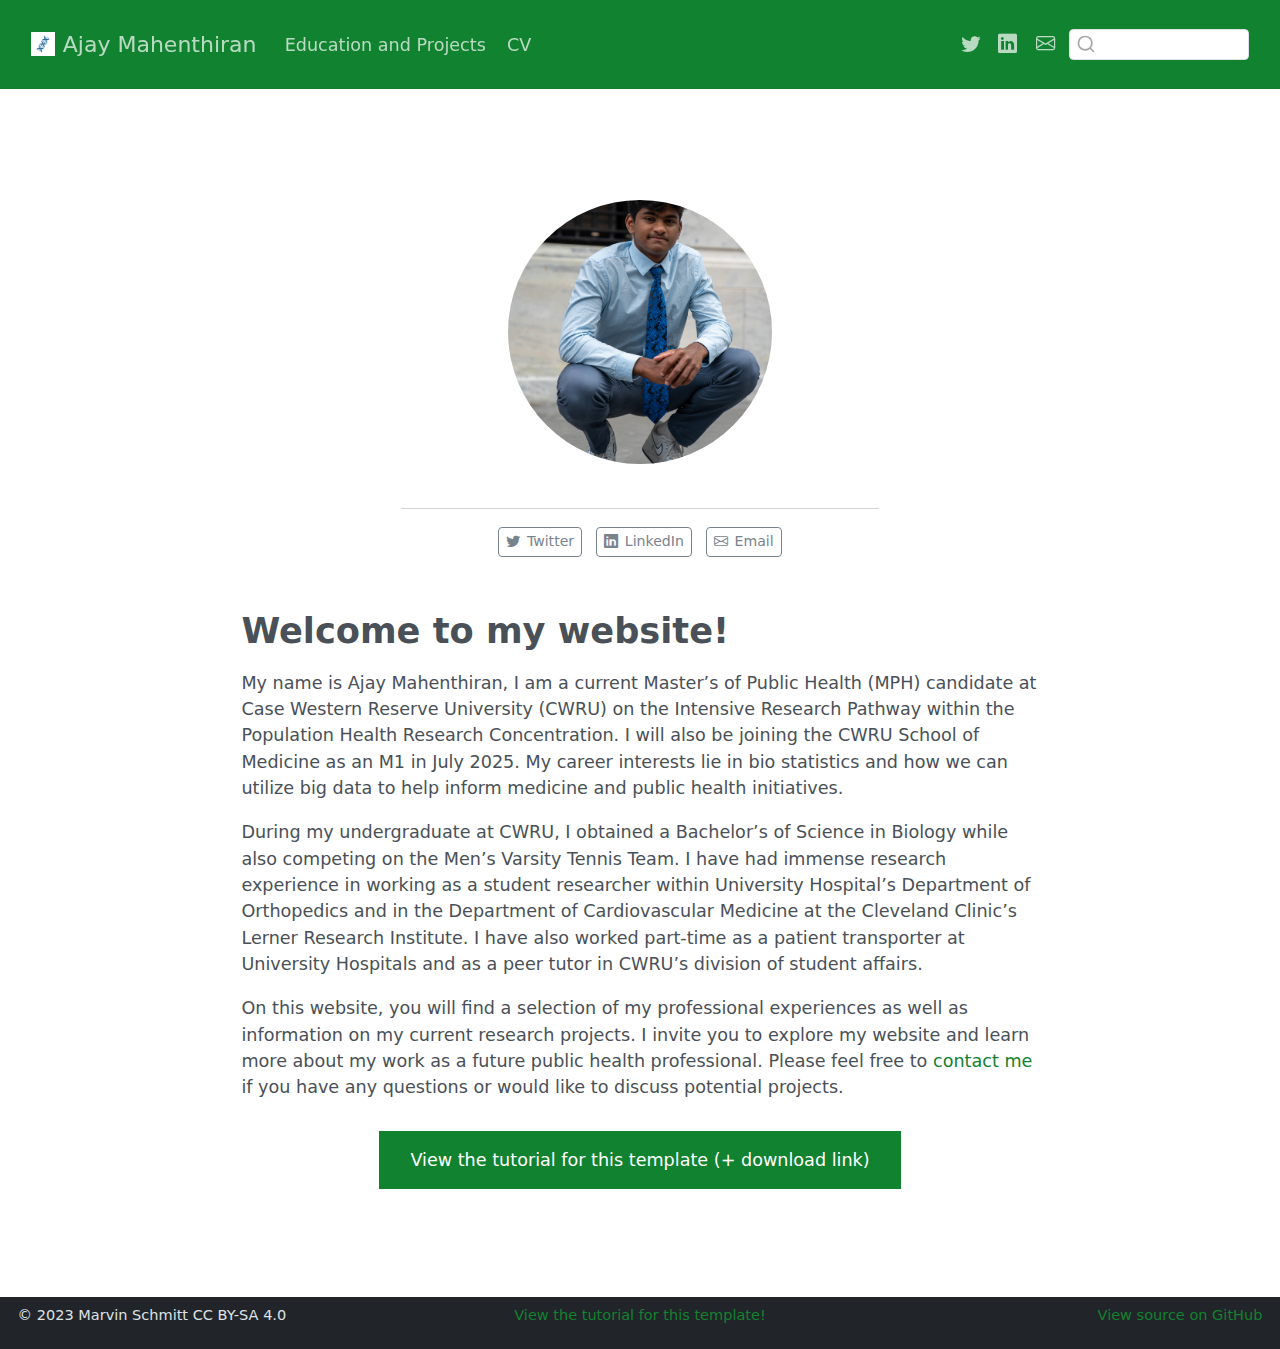
<file: quarto-website-template-main/docs/index.html>
<!DOCTYPE html>
<html xmlns="http://www.w3.org/1999/xhtml" lang="en" xml:lang="en"><head>

<meta charset="utf-8">
<meta name="generator" content="quarto-1.5.57">

<meta name="viewport" content="width=device-width, initial-scale=1.0, user-scalable=yes">


<title>Ajay Mahenthiran</title>
<style>
code{white-space: pre-wrap;}
span.smallcaps{font-variant: small-caps;}
div.columns{display: flex; gap: min(4vw, 1.5em);}
div.column{flex: auto; overflow-x: auto;}
div.hanging-indent{margin-left: 1.5em; text-indent: -1.5em;}
ul.task-list{list-style: none;}
ul.task-list li input[type="checkbox"] {
  width: 0.8em;
  margin: 0 0.8em 0.2em -1em; /* quarto-specific, see https://github.com/quarto-dev/quarto-cli/issues/4556 */ 
  vertical-align: middle;
}
</style>


<script src="site_libs/quarto-nav/quarto-nav.js"></script>
<script src="site_libs/clipboard/clipboard.min.js"></script>
<script src="site_libs/quarto-search/autocomplete.umd.js"></script>
<script src="site_libs/quarto-search/fuse.min.js"></script>
<script src="site_libs/quarto-search/quarto-search.js"></script>
<meta name="quarto:offset" content="./">
<link href="./img/DNA.jpg" rel="icon" type="image/jpeg">
<script src="site_libs/quarto-html/quarto.js"></script>
<script src="site_libs/quarto-html/popper.min.js"></script>
<script src="site_libs/quarto-html/tippy.umd.min.js"></script>
<link href="site_libs/quarto-html/tippy.css" rel="stylesheet">
<link href="site_libs/quarto-html/quarto-syntax-highlighting.css" rel="stylesheet" id="quarto-text-highlighting-styles">
<script src="site_libs/bootstrap/bootstrap.min.js"></script>
<link href="site_libs/bootstrap/bootstrap-icons.css" rel="stylesheet">
<link href="site_libs/bootstrap/bootstrap.min.css" rel="stylesheet" id="quarto-bootstrap" data-mode="light">
<script id="quarto-search-options" type="application/json">{
  "location": "navbar",
  "copy-button": false,
  "collapse-after": 3,
  "panel-placement": "end",
  "type": "textbox",
  "limit": 50,
  "keyboard-shortcut": [
    "f",
    "/",
    "s"
  ],
  "language": {
    "search-no-results-text": "No results",
    "search-matching-documents-text": "matching documents",
    "search-copy-link-title": "Copy link to search",
    "search-hide-matches-text": "Hide additional matches",
    "search-more-match-text": "more match in this document",
    "search-more-matches-text": "more matches in this document",
    "search-clear-button-title": "Clear",
    "search-text-placeholder": "",
    "search-detached-cancel-button-title": "Cancel",
    "search-submit-button-title": "Submit",
    "search-label": "Search"
  }
}</script>


</head>

<body class="nav-fixed fullcontent">

<div id="quarto-search-results"></div>
  <header id="quarto-header" class="headroom fixed-top">
    <nav class="navbar navbar-expand-lg " data-bs-theme="dark">
      <div class="navbar-container container-fluid">
      <div class="navbar-brand-container mx-auto">
    <a href="./index.html" class="navbar-brand navbar-brand-logo">
    <img src="./img/DNA.jpg" alt="" class="navbar-logo">
    </a>
    <a class="navbar-brand" href="./index.html">
    <span class="navbar-title">Ajay Mahenthiran</span>
    </a>
  </div>
            <div id="quarto-search" class="" title="Search"></div>
          <button class="navbar-toggler" type="button" data-bs-toggle="collapse" data-bs-target="#navbarCollapse" aria-controls="navbarCollapse" role="menu" aria-expanded="false" aria-label="Toggle navigation" onclick="if (window.quartoToggleHeadroom) { window.quartoToggleHeadroom(); }">
  <span class="navbar-toggler-icon"></span>
</button>
          <div class="collapse navbar-collapse" id="navbarCollapse">
            <ul class="navbar-nav navbar-nav-scroll me-auto">
  <li class="nav-item">
    <a class="nav-link" href="./projects/index.html"> 
<span class="menu-text">Education and Projects</span></a>
  </li>  
  <li class="nav-item">
    <a class="nav-link" href="./cv/index.html"> 
<span class="menu-text">CV</span></a>
  </li>  
</ul>
            <ul class="navbar-nav navbar-nav-scroll ms-auto">
  <li class="nav-item compact">
    <a class="nav-link" href="https://x.com/ajaymahenthira2"> <i class="bi bi-twitter" role="img">
</i> 
<span class="menu-text"></span></a>
  </li>  
  <li class="nav-item compact">
    <a class="nav-link" href="https://www.linkedin.com/in/ajay-mahenthiran-61b867262/"> <i class="bi bi-linkedin" role="img">
</i> 
<span class="menu-text"></span></a>
  </li>  
  <li class="nav-item compact">
    <a class="nav-link" href="mailto:akm165@case.edu"> <i class="bi bi-envelope" role="img" aria-label="email">
</i> 
<span class="menu-text"></span></a>
  </li>  
</ul>
          </div> <!-- /navcollapse -->
            <div class="quarto-navbar-tools">
</div>
      </div> <!-- /container-fluid -->
    </nav>
</header>
<!-- content -->
<div id="quarto-content" class="quarto-container page-columns page-rows-contents page-layout-article page-navbar">
<!-- sidebar -->
<!-- margin-sidebar -->
    
<!-- main -->
<main class="content" id="quarto-document-content">




<div class="quarto-about-jolla">
  <img src="img/CNS06759.JPEG" class="about-image
  round " style="height: 15em; width: 15em;">
 <div id="about-block">
</div> 
  <hr class="about-sep">
   <div class="about-links">
  <a href="https://x.com/ajaymahenthira2" class="about-link" rel="" target="">
    <i class="bi bi-twitter"></i>
     <span class="about-link-text">Twitter</span>
  </a>
  <a href="https://www.linkedin.com/in/ajay-mahenthiran-61b867262/" class="about-link" rel="" target="">
    <i class="bi bi-linkedin"></i>
     <span class="about-link-text">LinkedIn</span>
  </a>
  <a href="mailto:akm165@case.edu" class="about-link" rel="" target="">
    <i class="bi bi-envelope"></i>
     <span class="about-link-text">Email</span>
  </a>
</div>
</div>

<section id="welcome-to-my-website" class="level1">
<h1>Welcome to my website!</h1>
<p>My name is Ajay Mahenthiran, I am a current Master’s of Public Health (MPH) candidate at Case Western Reserve University (CWRU) on the Intensive Research Pathway within the Population Health Research Concentration. I will also be joining the CWRU School of Medicine as an M1 in July 2025. My career interests lie in bio statistics and how we can utilize big data to help inform medicine and public health initiatives.</p>
<p>During my undergraduate at CWRU, I obtained a Bachelor’s of Science in Biology while also competing on the Men’s Varsity Tennis Team. I have had immense research experience in working as a student researcher within University Hospital’s Department of Orthopedics and in the Department of Cardiovascular Medicine at the Cleveland Clinic’s Lerner Research Institute. I have also worked part-time as a patient transporter at University Hospitals and as a peer tutor in CWRU’s division of student affairs.</p>
<p>On this website, you will find a selection of my professional experiences as well as information on my current research projects. I invite you to explore my website and learn more about my work as a future public health professional. Please feel free to <a href="mailto:akm165@case.edu">contact me</a> if you have any questions or would like to discuss potential projects.</p>
<div style="margin: 30px; text-align: center;">
<a class="btn btn-primary" href="https://www.marvinschmitt.com/blog/website-tutorial-quarto/" role="button" target="_blank" style="padding: 15px 30px;">View the tutorial for this template (+ download link)</a>
</div>



</section>

</main> <!-- /main -->
<script id="quarto-html-after-body" type="application/javascript">
window.document.addEventListener("DOMContentLoaded", function (event) {
  const toggleBodyColorMode = (bsSheetEl) => {
    const mode = bsSheetEl.getAttribute("data-mode");
    const bodyEl = window.document.querySelector("body");
    if (mode === "dark") {
      bodyEl.classList.add("quarto-dark");
      bodyEl.classList.remove("quarto-light");
    } else {
      bodyEl.classList.add("quarto-light");
      bodyEl.classList.remove("quarto-dark");
    }
  }
  const toggleBodyColorPrimary = () => {
    const bsSheetEl = window.document.querySelector("link#quarto-bootstrap");
    if (bsSheetEl) {
      toggleBodyColorMode(bsSheetEl);
    }
  }
  toggleBodyColorPrimary();  
  const isCodeAnnotation = (el) => {
    for (const clz of el.classList) {
      if (clz.startsWith('code-annotation-')) {                     
        return true;
      }
    }
    return false;
  }
  const onCopySuccess = function(e) {
    // button target
    const button = e.trigger;
    // don't keep focus
    button.blur();
    // flash "checked"
    button.classList.add('code-copy-button-checked');
    var currentTitle = button.getAttribute("title");
    button.setAttribute("title", "Copied!");
    let tooltip;
    if (window.bootstrap) {
      button.setAttribute("data-bs-toggle", "tooltip");
      button.setAttribute("data-bs-placement", "left");
      button.setAttribute("data-bs-title", "Copied!");
      tooltip = new bootstrap.Tooltip(button, 
        { trigger: "manual", 
          customClass: "code-copy-button-tooltip",
          offset: [0, -8]});
      tooltip.show();    
    }
    setTimeout(function() {
      if (tooltip) {
        tooltip.hide();
        button.removeAttribute("data-bs-title");
        button.removeAttribute("data-bs-toggle");
        button.removeAttribute("data-bs-placement");
      }
      button.setAttribute("title", currentTitle);
      button.classList.remove('code-copy-button-checked');
    }, 1000);
    // clear code selection
    e.clearSelection();
  }
  const getTextToCopy = function(trigger) {
      const codeEl = trigger.previousElementSibling.cloneNode(true);
      for (const childEl of codeEl.children) {
        if (isCodeAnnotation(childEl)) {
          childEl.remove();
        }
      }
      return codeEl.innerText;
  }
  const clipboard = new window.ClipboardJS('.code-copy-button:not([data-in-quarto-modal])', {
    text: getTextToCopy
  });
  clipboard.on('success', onCopySuccess);
  if (window.document.getElementById('quarto-embedded-source-code-modal')) {
    // For code content inside modals, clipBoardJS needs to be initialized with a container option
    // TODO: Check when it could be a function (https://github.com/zenorocha/clipboard.js/issues/860)
    const clipboardModal = new window.ClipboardJS('.code-copy-button[data-in-quarto-modal]', {
      text: getTextToCopy,
      container: window.document.getElementById('quarto-embedded-source-code-modal')
    });
    clipboardModal.on('success', onCopySuccess);
  }
    var localhostRegex = new RegExp(/^(?:http|https):\/\/localhost\:?[0-9]*\//);
    var mailtoRegex = new RegExp(/^mailto:/);
      var filterRegex = new RegExp('/' + window.location.host + '/');
    var isInternal = (href) => {
        return filterRegex.test(href) || localhostRegex.test(href) || mailtoRegex.test(href);
    }
    // Inspect non-navigation links and adorn them if external
 	var links = window.document.querySelectorAll('a[href]:not(.nav-link):not(.navbar-brand):not(.toc-action):not(.sidebar-link):not(.sidebar-item-toggle):not(.pagination-link):not(.no-external):not([aria-hidden]):not(.dropdown-item):not(.quarto-navigation-tool):not(.about-link)');
    for (var i=0; i<links.length; i++) {
      const link = links[i];
      if (!isInternal(link.href)) {
        // undo the damage that might have been done by quarto-nav.js in the case of
        // links that we want to consider external
        if (link.dataset.originalHref !== undefined) {
          link.href = link.dataset.originalHref;
        }
      }
    }
  function tippyHover(el, contentFn, onTriggerFn, onUntriggerFn) {
    const config = {
      allowHTML: true,
      maxWidth: 500,
      delay: 100,
      arrow: false,
      appendTo: function(el) {
          return el.parentElement;
      },
      interactive: true,
      interactiveBorder: 10,
      theme: 'quarto',
      placement: 'bottom-start',
    };
    if (contentFn) {
      config.content = contentFn;
    }
    if (onTriggerFn) {
      config.onTrigger = onTriggerFn;
    }
    if (onUntriggerFn) {
      config.onUntrigger = onUntriggerFn;
    }
    window.tippy(el, config); 
  }
  const noterefs = window.document.querySelectorAll('a[role="doc-noteref"]');
  for (var i=0; i<noterefs.length; i++) {
    const ref = noterefs[i];
    tippyHover(ref, function() {
      // use id or data attribute instead here
      let href = ref.getAttribute('data-footnote-href') || ref.getAttribute('href');
      try { href = new URL(href).hash; } catch {}
      const id = href.replace(/^#\/?/, "");
      const note = window.document.getElementById(id);
      if (note) {
        return note.innerHTML;
      } else {
        return "";
      }
    });
  }
  const xrefs = window.document.querySelectorAll('a.quarto-xref');
  const processXRef = (id, note) => {
    // Strip column container classes
    const stripColumnClz = (el) => {
      el.classList.remove("page-full", "page-columns");
      if (el.children) {
        for (const child of el.children) {
          stripColumnClz(child);
        }
      }
    }
    stripColumnClz(note)
    if (id === null || id.startsWith('sec-')) {
      // Special case sections, only their first couple elements
      const container = document.createElement("div");
      if (note.children && note.children.length > 2) {
        container.appendChild(note.children[0].cloneNode(true));
        for (let i = 1; i < note.children.length; i++) {
          const child = note.children[i];
          if (child.tagName === "P" && child.innerText === "") {
            continue;
          } else {
            container.appendChild(child.cloneNode(true));
            break;
          }
        }
        if (window.Quarto?.typesetMath) {
          window.Quarto.typesetMath(container);
        }
        return container.innerHTML
      } else {
        if (window.Quarto?.typesetMath) {
          window.Quarto.typesetMath(note);
        }
        return note.innerHTML;
      }
    } else {
      // Remove any anchor links if they are present
      const anchorLink = note.querySelector('a.anchorjs-link');
      if (anchorLink) {
        anchorLink.remove();
      }
      if (window.Quarto?.typesetMath) {
        window.Quarto.typesetMath(note);
      }
      // TODO in 1.5, we should make sure this works without a callout special case
      if (note.classList.contains("callout")) {
        return note.outerHTML;
      } else {
        return note.innerHTML;
      }
    }
  }
  for (var i=0; i<xrefs.length; i++) {
    const xref = xrefs[i];
    tippyHover(xref, undefined, function(instance) {
      instance.disable();
      let url = xref.getAttribute('href');
      let hash = undefined; 
      if (url.startsWith('#')) {
        hash = url;
      } else {
        try { hash = new URL(url).hash; } catch {}
      }
      if (hash) {
        const id = hash.replace(/^#\/?/, "");
        const note = window.document.getElementById(id);
        if (note !== null) {
          try {
            const html = processXRef(id, note.cloneNode(true));
            instance.setContent(html);
          } finally {
            instance.enable();
            instance.show();
          }
        } else {
          // See if we can fetch this
          fetch(url.split('#')[0])
          .then(res => res.text())
          .then(html => {
            const parser = new DOMParser();
            const htmlDoc = parser.parseFromString(html, "text/html");
            const note = htmlDoc.getElementById(id);
            if (note !== null) {
              const html = processXRef(id, note);
              instance.setContent(html);
            } 
          }).finally(() => {
            instance.enable();
            instance.show();
          });
        }
      } else {
        // See if we can fetch a full url (with no hash to target)
        // This is a special case and we should probably do some content thinning / targeting
        fetch(url)
        .then(res => res.text())
        .then(html => {
          const parser = new DOMParser();
          const htmlDoc = parser.parseFromString(html, "text/html");
          const note = htmlDoc.querySelector('main.content');
          if (note !== null) {
            // This should only happen for chapter cross references
            // (since there is no id in the URL)
            // remove the first header
            if (note.children.length > 0 && note.children[0].tagName === "HEADER") {
              note.children[0].remove();
            }
            const html = processXRef(null, note);
            instance.setContent(html);
          } 
        }).finally(() => {
          instance.enable();
          instance.show();
        });
      }
    }, function(instance) {
    });
  }
      let selectedAnnoteEl;
      const selectorForAnnotation = ( cell, annotation) => {
        let cellAttr = 'data-code-cell="' + cell + '"';
        let lineAttr = 'data-code-annotation="' +  annotation + '"';
        const selector = 'span[' + cellAttr + '][' + lineAttr + ']';
        return selector;
      }
      const selectCodeLines = (annoteEl) => {
        const doc = window.document;
        const targetCell = annoteEl.getAttribute("data-target-cell");
        const targetAnnotation = annoteEl.getAttribute("data-target-annotation");
        const annoteSpan = window.document.querySelector(selectorForAnnotation(targetCell, targetAnnotation));
        const lines = annoteSpan.getAttribute("data-code-lines").split(",");
        const lineIds = lines.map((line) => {
          return targetCell + "-" + line;
        })
        let top = null;
        let height = null;
        let parent = null;
        if (lineIds.length > 0) {
            //compute the position of the single el (top and bottom and make a div)
            const el = window.document.getElementById(lineIds[0]);
            top = el.offsetTop;
            height = el.offsetHeight;
            parent = el.parentElement.parentElement;
          if (lineIds.length > 1) {
            const lastEl = window.document.getElementById(lineIds[lineIds.length - 1]);
            const bottom = lastEl.offsetTop + lastEl.offsetHeight;
            height = bottom - top;
          }
          if (top !== null && height !== null && parent !== null) {
            // cook up a div (if necessary) and position it 
            let div = window.document.getElementById("code-annotation-line-highlight");
            if (div === null) {
              div = window.document.createElement("div");
              div.setAttribute("id", "code-annotation-line-highlight");
              div.style.position = 'absolute';
              parent.appendChild(div);
            }
            div.style.top = top - 2 + "px";
            div.style.height = height + 4 + "px";
            div.style.left = 0;
            let gutterDiv = window.document.getElementById("code-annotation-line-highlight-gutter");
            if (gutterDiv === null) {
              gutterDiv = window.document.createElement("div");
              gutterDiv.setAttribute("id", "code-annotation-line-highlight-gutter");
              gutterDiv.style.position = 'absolute';
              const codeCell = window.document.getElementById(targetCell);
              const gutter = codeCell.querySelector('.code-annotation-gutter');
              gutter.appendChild(gutterDiv);
            }
            gutterDiv.style.top = top - 2 + "px";
            gutterDiv.style.height = height + 4 + "px";
          }
          selectedAnnoteEl = annoteEl;
        }
      };
      const unselectCodeLines = () => {
        const elementsIds = ["code-annotation-line-highlight", "code-annotation-line-highlight-gutter"];
        elementsIds.forEach((elId) => {
          const div = window.document.getElementById(elId);
          if (div) {
            div.remove();
          }
        });
        selectedAnnoteEl = undefined;
      };
        // Handle positioning of the toggle
    window.addEventListener(
      "resize",
      throttle(() => {
        elRect = undefined;
        if (selectedAnnoteEl) {
          selectCodeLines(selectedAnnoteEl);
        }
      }, 10)
    );
    function throttle(fn, ms) {
    let throttle = false;
    let timer;
      return (...args) => {
        if(!throttle) { // first call gets through
            fn.apply(this, args);
            throttle = true;
        } else { // all the others get throttled
            if(timer) clearTimeout(timer); // cancel #2
            timer = setTimeout(() => {
              fn.apply(this, args);
              timer = throttle = false;
            }, ms);
        }
      };
    }
      // Attach click handler to the DT
      const annoteDls = window.document.querySelectorAll('dt[data-target-cell]');
      for (const annoteDlNode of annoteDls) {
        annoteDlNode.addEventListener('click', (event) => {
          const clickedEl = event.target;
          if (clickedEl !== selectedAnnoteEl) {
            unselectCodeLines();
            const activeEl = window.document.querySelector('dt[data-target-cell].code-annotation-active');
            if (activeEl) {
              activeEl.classList.remove('code-annotation-active');
            }
            selectCodeLines(clickedEl);
            clickedEl.classList.add('code-annotation-active');
          } else {
            // Unselect the line
            unselectCodeLines();
            clickedEl.classList.remove('code-annotation-active');
          }
        });
      }
  const findCites = (el) => {
    const parentEl = el.parentElement;
    if (parentEl) {
      const cites = parentEl.dataset.cites;
      if (cites) {
        return {
          el,
          cites: cites.split(' ')
        };
      } else {
        return findCites(el.parentElement)
      }
    } else {
      return undefined;
    }
  };
  var bibliorefs = window.document.querySelectorAll('a[role="doc-biblioref"]');
  for (var i=0; i<bibliorefs.length; i++) {
    const ref = bibliorefs[i];
    const citeInfo = findCites(ref);
    if (citeInfo) {
      tippyHover(citeInfo.el, function() {
        var popup = window.document.createElement('div');
        citeInfo.cites.forEach(function(cite) {
          var citeDiv = window.document.createElement('div');
          citeDiv.classList.add('hanging-indent');
          citeDiv.classList.add('csl-entry');
          var biblioDiv = window.document.getElementById('ref-' + cite);
          if (biblioDiv) {
            citeDiv.innerHTML = biblioDiv.innerHTML;
          }
          popup.appendChild(citeDiv);
        });
        return popup.innerHTML;
      });
    }
  }
});
</script>
</div> <!-- /content -->
<footer class="footer">
  <div class="nav-footer">
    <div class="nav-footer-left">
<p><span class="faux-block">© 2023 Marvin Schmitt CC BY-SA 4.0</span></p>
</div>   
    <div class="nav-footer-center">
<p><span class="faux-block"><a href="https://www.marvinschmitt.com/blog/website-tutorial-quarto/">View the tutorial for this template!</a></span></p>
</div>
    <div class="nav-footer-right">
<p><span class="faux-block"><a href="https://github.com/marvinschmitt/quarto-website-template/">View source on GitHub</a></span></p>
</div>
  </div>
</footer>




</body></html>
</file>
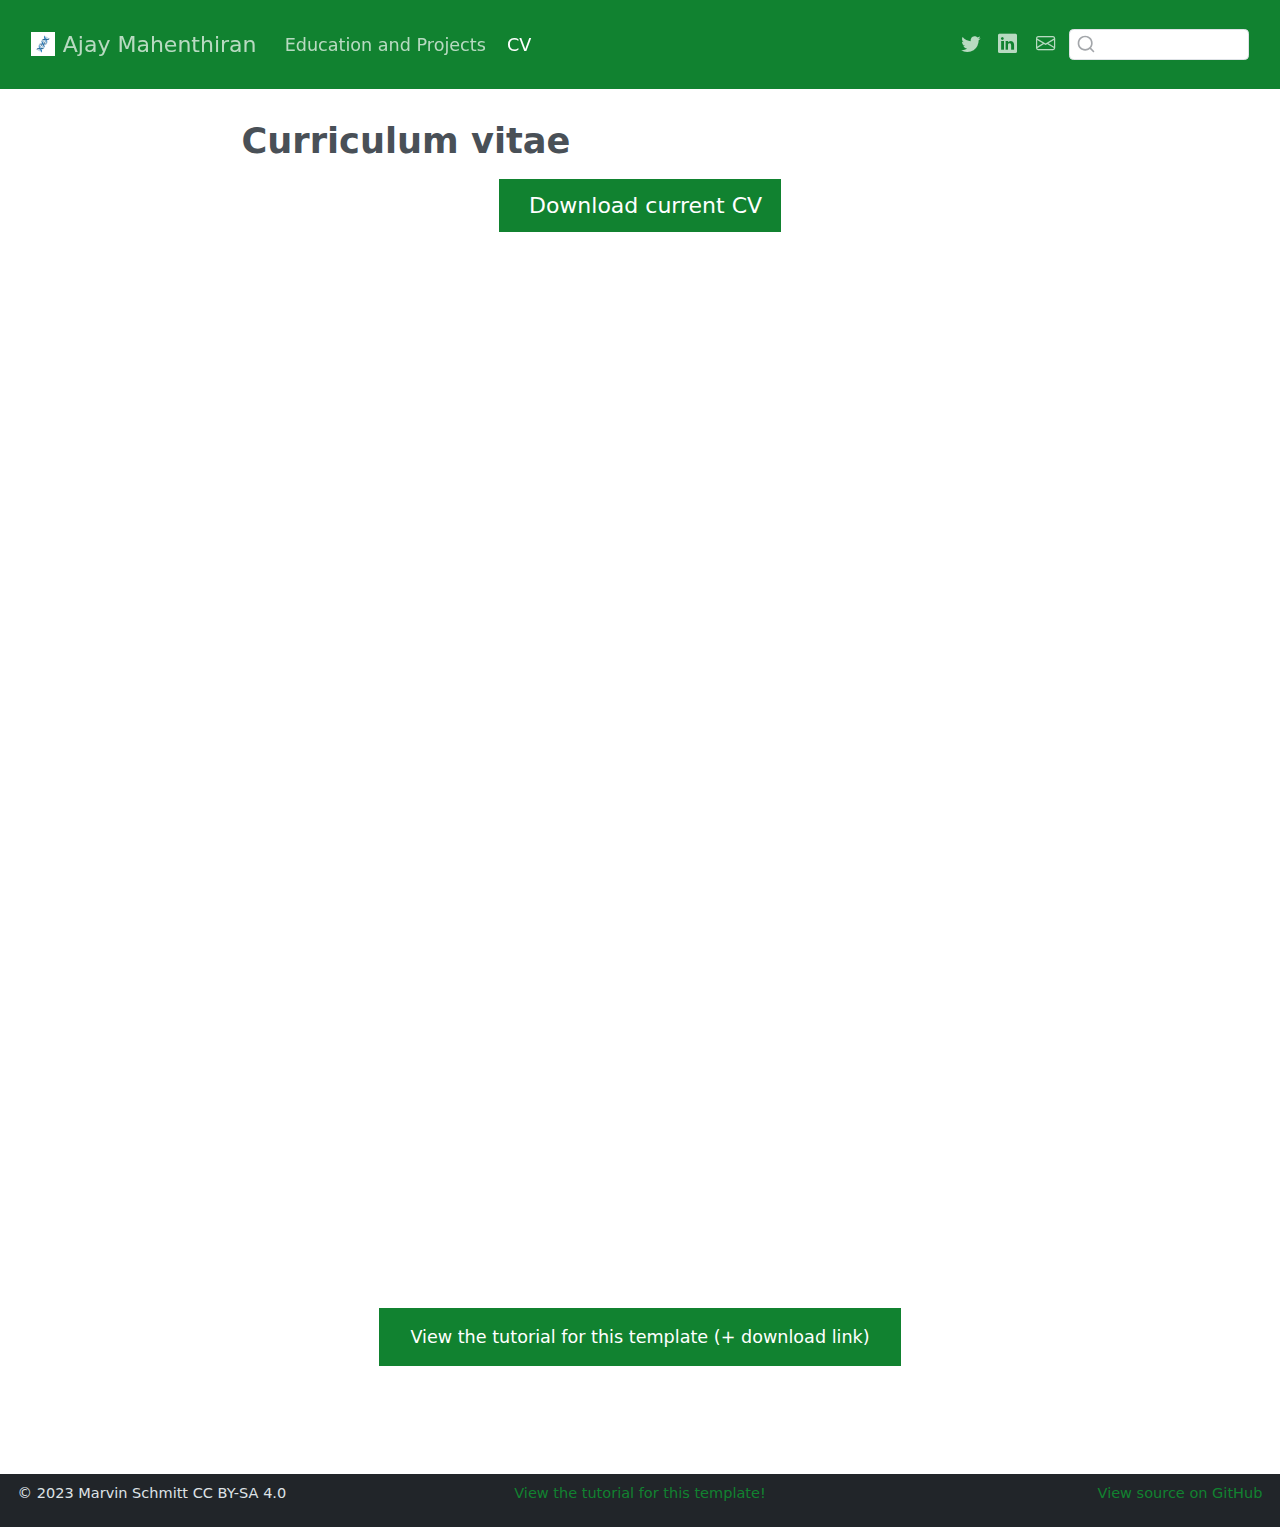
<file: quarto-website-template-main/docs/cv/index.html>
<!DOCTYPE html>
<html xmlns="http://www.w3.org/1999/xhtml" lang="en" xml:lang="en"><head>

<meta charset="utf-8">
<meta name="generator" content="quarto-1.5.57">

<meta name="viewport" content="width=device-width, initial-scale=1.0, user-scalable=yes">


<title>Curriculum vitae – Ajay Mahenthiran</title>
<style>
code{white-space: pre-wrap;}
span.smallcaps{font-variant: small-caps;}
div.columns{display: flex; gap: min(4vw, 1.5em);}
div.column{flex: auto; overflow-x: auto;}
div.hanging-indent{margin-left: 1.5em; text-indent: -1.5em;}
ul.task-list{list-style: none;}
ul.task-list li input[type="checkbox"] {
  width: 0.8em;
  margin: 0 0.8em 0.2em -1em; /* quarto-specific, see https://github.com/quarto-dev/quarto-cli/issues/4556 */ 
  vertical-align: middle;
}
</style>


<script src="../site_libs/quarto-nav/quarto-nav.js"></script>
<script src="../site_libs/clipboard/clipboard.min.js"></script>
<script src="../site_libs/quarto-search/autocomplete.umd.js"></script>
<script src="../site_libs/quarto-search/fuse.min.js"></script>
<script src="../site_libs/quarto-search/quarto-search.js"></script>
<meta name="quarto:offset" content="../">
<link href="../img/DNA.jpg" rel="icon" type="image/jpeg">
<script src="../site_libs/quarto-html/quarto.js"></script>
<script src="../site_libs/quarto-html/popper.min.js"></script>
<script src="../site_libs/quarto-html/tippy.umd.min.js"></script>
<script src="../site_libs/quarto-html/anchor.min.js"></script>
<link href="../site_libs/quarto-html/tippy.css" rel="stylesheet">
<link href="../site_libs/quarto-html/quarto-syntax-highlighting.css" rel="stylesheet" id="quarto-text-highlighting-styles">
<script src="../site_libs/bootstrap/bootstrap.min.js"></script>
<link href="../site_libs/bootstrap/bootstrap-icons.css" rel="stylesheet">
<link href="../site_libs/bootstrap/bootstrap.min.css" rel="stylesheet" id="quarto-bootstrap" data-mode="light">
<script id="quarto-search-options" type="application/json">{
  "location": "navbar",
  "copy-button": false,
  "collapse-after": 3,
  "panel-placement": "end",
  "type": "textbox",
  "limit": 50,
  "keyboard-shortcut": [
    "f",
    "/",
    "s"
  ],
  "language": {
    "search-no-results-text": "No results",
    "search-matching-documents-text": "matching documents",
    "search-copy-link-title": "Copy link to search",
    "search-hide-matches-text": "Hide additional matches",
    "search-more-match-text": "more match in this document",
    "search-more-matches-text": "more matches in this document",
    "search-clear-button-title": "Clear",
    "search-text-placeholder": "",
    "search-detached-cancel-button-title": "Cancel",
    "search-submit-button-title": "Submit",
    "search-label": "Search"
  }
}</script>


</head>

<body class="nav-fixed fullcontent">

<div id="quarto-search-results"></div>
  <header id="quarto-header" class="headroom fixed-top">
    <nav class="navbar navbar-expand-lg " data-bs-theme="dark">
      <div class="navbar-container container-fluid">
      <div class="navbar-brand-container mx-auto">
    <a href="../index.html" class="navbar-brand navbar-brand-logo">
    <img src="../img/DNA.jpg" alt="" class="navbar-logo">
    </a>
    <a class="navbar-brand" href="../index.html">
    <span class="navbar-title">Ajay Mahenthiran</span>
    </a>
  </div>
            <div id="quarto-search" class="" title="Search"></div>
          <button class="navbar-toggler" type="button" data-bs-toggle="collapse" data-bs-target="#navbarCollapse" aria-controls="navbarCollapse" role="menu" aria-expanded="false" aria-label="Toggle navigation" onclick="if (window.quartoToggleHeadroom) { window.quartoToggleHeadroom(); }">
  <span class="navbar-toggler-icon"></span>
</button>
          <div class="collapse navbar-collapse" id="navbarCollapse">
            <ul class="navbar-nav navbar-nav-scroll me-auto">
  <li class="nav-item">
    <a class="nav-link" href="../projects/index.html"> 
<span class="menu-text">Education and Projects</span></a>
  </li>  
  <li class="nav-item">
    <a class="nav-link active" href="../cv/index.html" aria-current="page"> 
<span class="menu-text">CV</span></a>
  </li>  
</ul>
            <ul class="navbar-nav navbar-nav-scroll ms-auto">
  <li class="nav-item compact">
    <a class="nav-link" href="https://x.com/ajaymahenthira2"> <i class="bi bi-twitter" role="img">
</i> 
<span class="menu-text"></span></a>
  </li>  
  <li class="nav-item compact">
    <a class="nav-link" href="https://www.linkedin.com/in/ajay-mahenthiran-61b867262/"> <i class="bi bi-linkedin" role="img">
</i> 
<span class="menu-text"></span></a>
  </li>  
  <li class="nav-item compact">
    <a class="nav-link" href="mailto:akm165@case.edu"> <i class="bi bi-envelope" role="img" aria-label="email">
</i> 
<span class="menu-text"></span></a>
  </li>  
</ul>
          </div> <!-- /navcollapse -->
            <div class="quarto-navbar-tools">
</div>
      </div> <!-- /container-fluid -->
    </nav>
</header>
<!-- content -->
<div id="quarto-content" class="quarto-container page-columns page-rows-contents page-layout-article page-navbar">
<!-- sidebar -->
<!-- margin-sidebar -->
    
<!-- main -->
<main class="content" id="quarto-document-content">

<header id="title-block-header" class="quarto-title-block default">
<div class="quarto-title">
<h1 class="title">Curriculum vitae</h1>
</div>



<div class="quarto-title-meta">

    
  
    
  </div>
  


</header>


<div class="cell">
<style type="text/css">
.embed-container {
    position: relative;
    padding-bottom: 129%;
    height: 0;
    overflow: hidden;
    max-width: 100%;
}
.embed-container iframe,
.embed-container object,
.embed-container embed {
    position: absolute;
    top: 0;
    left: 0;
    width: 100%;
    height: 100%;
}
</style>
</div>
<p class="text-center">
  <a class="btn btn-primary btn-lg cv-download" href="cv.pdf" target="_blank">
    <i class="fa-solid fa-file-arrow-down"></i> Download current CV
  </a>
</p>
<div class="embed-container">
  <iframe src="cv.pdf#toolbar=0" style="border: 0.5px;width: 100%;"></iframe>
</div>
<div style="margin: 30px; text-align: center;">
<a class="btn btn-primary" href="https://www.marvinschmitt.com/blog/website-tutorial-quarto/" role="button" target="_blank" style="padding: 15px 30px;">View the tutorial for this template (+ download link)</a>
</div>



</main> <!-- /main -->
<script id="quarto-html-after-body" type="application/javascript">
window.document.addEventListener("DOMContentLoaded", function (event) {
  const toggleBodyColorMode = (bsSheetEl) => {
    const mode = bsSheetEl.getAttribute("data-mode");
    const bodyEl = window.document.querySelector("body");
    if (mode === "dark") {
      bodyEl.classList.add("quarto-dark");
      bodyEl.classList.remove("quarto-light");
    } else {
      bodyEl.classList.add("quarto-light");
      bodyEl.classList.remove("quarto-dark");
    }
  }
  const toggleBodyColorPrimary = () => {
    const bsSheetEl = window.document.querySelector("link#quarto-bootstrap");
    if (bsSheetEl) {
      toggleBodyColorMode(bsSheetEl);
    }
  }
  toggleBodyColorPrimary();  
  const icon = "";
  const anchorJS = new window.AnchorJS();
  anchorJS.options = {
    placement: 'right',
    icon: icon
  };
  anchorJS.add('.anchored');
  const isCodeAnnotation = (el) => {
    for (const clz of el.classList) {
      if (clz.startsWith('code-annotation-')) {                     
        return true;
      }
    }
    return false;
  }
  const onCopySuccess = function(e) {
    // button target
    const button = e.trigger;
    // don't keep focus
    button.blur();
    // flash "checked"
    button.classList.add('code-copy-button-checked');
    var currentTitle = button.getAttribute("title");
    button.setAttribute("title", "Copied!");
    let tooltip;
    if (window.bootstrap) {
      button.setAttribute("data-bs-toggle", "tooltip");
      button.setAttribute("data-bs-placement", "left");
      button.setAttribute("data-bs-title", "Copied!");
      tooltip = new bootstrap.Tooltip(button, 
        { trigger: "manual", 
          customClass: "code-copy-button-tooltip",
          offset: [0, -8]});
      tooltip.show();    
    }
    setTimeout(function() {
      if (tooltip) {
        tooltip.hide();
        button.removeAttribute("data-bs-title");
        button.removeAttribute("data-bs-toggle");
        button.removeAttribute("data-bs-placement");
      }
      button.setAttribute("title", currentTitle);
      button.classList.remove('code-copy-button-checked');
    }, 1000);
    // clear code selection
    e.clearSelection();
  }
  const getTextToCopy = function(trigger) {
      const codeEl = trigger.previousElementSibling.cloneNode(true);
      for (const childEl of codeEl.children) {
        if (isCodeAnnotation(childEl)) {
          childEl.remove();
        }
      }
      return codeEl.innerText;
  }
  const clipboard = new window.ClipboardJS('.code-copy-button:not([data-in-quarto-modal])', {
    text: getTextToCopy
  });
  clipboard.on('success', onCopySuccess);
  if (window.document.getElementById('quarto-embedded-source-code-modal')) {
    // For code content inside modals, clipBoardJS needs to be initialized with a container option
    // TODO: Check when it could be a function (https://github.com/zenorocha/clipboard.js/issues/860)
    const clipboardModal = new window.ClipboardJS('.code-copy-button[data-in-quarto-modal]', {
      text: getTextToCopy,
      container: window.document.getElementById('quarto-embedded-source-code-modal')
    });
    clipboardModal.on('success', onCopySuccess);
  }
    var localhostRegex = new RegExp(/^(?:http|https):\/\/localhost\:?[0-9]*\//);
    var mailtoRegex = new RegExp(/^mailto:/);
      var filterRegex = new RegExp('/' + window.location.host + '/');
    var isInternal = (href) => {
        return filterRegex.test(href) || localhostRegex.test(href) || mailtoRegex.test(href);
    }
    // Inspect non-navigation links and adorn them if external
 	var links = window.document.querySelectorAll('a[href]:not(.nav-link):not(.navbar-brand):not(.toc-action):not(.sidebar-link):not(.sidebar-item-toggle):not(.pagination-link):not(.no-external):not([aria-hidden]):not(.dropdown-item):not(.quarto-navigation-tool):not(.about-link)');
    for (var i=0; i<links.length; i++) {
      const link = links[i];
      if (!isInternal(link.href)) {
        // undo the damage that might have been done by quarto-nav.js in the case of
        // links that we want to consider external
        if (link.dataset.originalHref !== undefined) {
          link.href = link.dataset.originalHref;
        }
      }
    }
  function tippyHover(el, contentFn, onTriggerFn, onUntriggerFn) {
    const config = {
      allowHTML: true,
      maxWidth: 500,
      delay: 100,
      arrow: false,
      appendTo: function(el) {
          return el.parentElement;
      },
      interactive: true,
      interactiveBorder: 10,
      theme: 'quarto',
      placement: 'bottom-start',
    };
    if (contentFn) {
      config.content = contentFn;
    }
    if (onTriggerFn) {
      config.onTrigger = onTriggerFn;
    }
    if (onUntriggerFn) {
      config.onUntrigger = onUntriggerFn;
    }
    window.tippy(el, config); 
  }
  const noterefs = window.document.querySelectorAll('a[role="doc-noteref"]');
  for (var i=0; i<noterefs.length; i++) {
    const ref = noterefs[i];
    tippyHover(ref, function() {
      // use id or data attribute instead here
      let href = ref.getAttribute('data-footnote-href') || ref.getAttribute('href');
      try { href = new URL(href).hash; } catch {}
      const id = href.replace(/^#\/?/, "");
      const note = window.document.getElementById(id);
      if (note) {
        return note.innerHTML;
      } else {
        return "";
      }
    });
  }
  const xrefs = window.document.querySelectorAll('a.quarto-xref');
  const processXRef = (id, note) => {
    // Strip column container classes
    const stripColumnClz = (el) => {
      el.classList.remove("page-full", "page-columns");
      if (el.children) {
        for (const child of el.children) {
          stripColumnClz(child);
        }
      }
    }
    stripColumnClz(note)
    if (id === null || id.startsWith('sec-')) {
      // Special case sections, only their first couple elements
      const container = document.createElement("div");
      if (note.children && note.children.length > 2) {
        container.appendChild(note.children[0].cloneNode(true));
        for (let i = 1; i < note.children.length; i++) {
          const child = note.children[i];
          if (child.tagName === "P" && child.innerText === "") {
            continue;
          } else {
            container.appendChild(child.cloneNode(true));
            break;
          }
        }
        if (window.Quarto?.typesetMath) {
          window.Quarto.typesetMath(container);
        }
        return container.innerHTML
      } else {
        if (window.Quarto?.typesetMath) {
          window.Quarto.typesetMath(note);
        }
        return note.innerHTML;
      }
    } else {
      // Remove any anchor links if they are present
      const anchorLink = note.querySelector('a.anchorjs-link');
      if (anchorLink) {
        anchorLink.remove();
      }
      if (window.Quarto?.typesetMath) {
        window.Quarto.typesetMath(note);
      }
      // TODO in 1.5, we should make sure this works without a callout special case
      if (note.classList.contains("callout")) {
        return note.outerHTML;
      } else {
        return note.innerHTML;
      }
    }
  }
  for (var i=0; i<xrefs.length; i++) {
    const xref = xrefs[i];
    tippyHover(xref, undefined, function(instance) {
      instance.disable();
      let url = xref.getAttribute('href');
      let hash = undefined; 
      if (url.startsWith('#')) {
        hash = url;
      } else {
        try { hash = new URL(url).hash; } catch {}
      }
      if (hash) {
        const id = hash.replace(/^#\/?/, "");
        const note = window.document.getElementById(id);
        if (note !== null) {
          try {
            const html = processXRef(id, note.cloneNode(true));
            instance.setContent(html);
          } finally {
            instance.enable();
            instance.show();
          }
        } else {
          // See if we can fetch this
          fetch(url.split('#')[0])
          .then(res => res.text())
          .then(html => {
            const parser = new DOMParser();
            const htmlDoc = parser.parseFromString(html, "text/html");
            const note = htmlDoc.getElementById(id);
            if (note !== null) {
              const html = processXRef(id, note);
              instance.setContent(html);
            } 
          }).finally(() => {
            instance.enable();
            instance.show();
          });
        }
      } else {
        // See if we can fetch a full url (with no hash to target)
        // This is a special case and we should probably do some content thinning / targeting
        fetch(url)
        .then(res => res.text())
        .then(html => {
          const parser = new DOMParser();
          const htmlDoc = parser.parseFromString(html, "text/html");
          const note = htmlDoc.querySelector('main.content');
          if (note !== null) {
            // This should only happen for chapter cross references
            // (since there is no id in the URL)
            // remove the first header
            if (note.children.length > 0 && note.children[0].tagName === "HEADER") {
              note.children[0].remove();
            }
            const html = processXRef(null, note);
            instance.setContent(html);
          } 
        }).finally(() => {
          instance.enable();
          instance.show();
        });
      }
    }, function(instance) {
    });
  }
      let selectedAnnoteEl;
      const selectorForAnnotation = ( cell, annotation) => {
        let cellAttr = 'data-code-cell="' + cell + '"';
        let lineAttr = 'data-code-annotation="' +  annotation + '"';
        const selector = 'span[' + cellAttr + '][' + lineAttr + ']';
        return selector;
      }
      const selectCodeLines = (annoteEl) => {
        const doc = window.document;
        const targetCell = annoteEl.getAttribute("data-target-cell");
        const targetAnnotation = annoteEl.getAttribute("data-target-annotation");
        const annoteSpan = window.document.querySelector(selectorForAnnotation(targetCell, targetAnnotation));
        const lines = annoteSpan.getAttribute("data-code-lines").split(",");
        const lineIds = lines.map((line) => {
          return targetCell + "-" + line;
        })
        let top = null;
        let height = null;
        let parent = null;
        if (lineIds.length > 0) {
            //compute the position of the single el (top and bottom and make a div)
            const el = window.document.getElementById(lineIds[0]);
            top = el.offsetTop;
            height = el.offsetHeight;
            parent = el.parentElement.parentElement;
          if (lineIds.length > 1) {
            const lastEl = window.document.getElementById(lineIds[lineIds.length - 1]);
            const bottom = lastEl.offsetTop + lastEl.offsetHeight;
            height = bottom - top;
          }
          if (top !== null && height !== null && parent !== null) {
            // cook up a div (if necessary) and position it 
            let div = window.document.getElementById("code-annotation-line-highlight");
            if (div === null) {
              div = window.document.createElement("div");
              div.setAttribute("id", "code-annotation-line-highlight");
              div.style.position = 'absolute';
              parent.appendChild(div);
            }
            div.style.top = top - 2 + "px";
            div.style.height = height + 4 + "px";
            div.style.left = 0;
            let gutterDiv = window.document.getElementById("code-annotation-line-highlight-gutter");
            if (gutterDiv === null) {
              gutterDiv = window.document.createElement("div");
              gutterDiv.setAttribute("id", "code-annotation-line-highlight-gutter");
              gutterDiv.style.position = 'absolute';
              const codeCell = window.document.getElementById(targetCell);
              const gutter = codeCell.querySelector('.code-annotation-gutter');
              gutter.appendChild(gutterDiv);
            }
            gutterDiv.style.top = top - 2 + "px";
            gutterDiv.style.height = height + 4 + "px";
          }
          selectedAnnoteEl = annoteEl;
        }
      };
      const unselectCodeLines = () => {
        const elementsIds = ["code-annotation-line-highlight", "code-annotation-line-highlight-gutter"];
        elementsIds.forEach((elId) => {
          const div = window.document.getElementById(elId);
          if (div) {
            div.remove();
          }
        });
        selectedAnnoteEl = undefined;
      };
        // Handle positioning of the toggle
    window.addEventListener(
      "resize",
      throttle(() => {
        elRect = undefined;
        if (selectedAnnoteEl) {
          selectCodeLines(selectedAnnoteEl);
        }
      }, 10)
    );
    function throttle(fn, ms) {
    let throttle = false;
    let timer;
      return (...args) => {
        if(!throttle) { // first call gets through
            fn.apply(this, args);
            throttle = true;
        } else { // all the others get throttled
            if(timer) clearTimeout(timer); // cancel #2
            timer = setTimeout(() => {
              fn.apply(this, args);
              timer = throttle = false;
            }, ms);
        }
      };
    }
      // Attach click handler to the DT
      const annoteDls = window.document.querySelectorAll('dt[data-target-cell]');
      for (const annoteDlNode of annoteDls) {
        annoteDlNode.addEventListener('click', (event) => {
          const clickedEl = event.target;
          if (clickedEl !== selectedAnnoteEl) {
            unselectCodeLines();
            const activeEl = window.document.querySelector('dt[data-target-cell].code-annotation-active');
            if (activeEl) {
              activeEl.classList.remove('code-annotation-active');
            }
            selectCodeLines(clickedEl);
            clickedEl.classList.add('code-annotation-active');
          } else {
            // Unselect the line
            unselectCodeLines();
            clickedEl.classList.remove('code-annotation-active');
          }
        });
      }
  const findCites = (el) => {
    const parentEl = el.parentElement;
    if (parentEl) {
      const cites = parentEl.dataset.cites;
      if (cites) {
        return {
          el,
          cites: cites.split(' ')
        };
      } else {
        return findCites(el.parentElement)
      }
    } else {
      return undefined;
    }
  };
  var bibliorefs = window.document.querySelectorAll('a[role="doc-biblioref"]');
  for (var i=0; i<bibliorefs.length; i++) {
    const ref = bibliorefs[i];
    const citeInfo = findCites(ref);
    if (citeInfo) {
      tippyHover(citeInfo.el, function() {
        var popup = window.document.createElement('div');
        citeInfo.cites.forEach(function(cite) {
          var citeDiv = window.document.createElement('div');
          citeDiv.classList.add('hanging-indent');
          citeDiv.classList.add('csl-entry');
          var biblioDiv = window.document.getElementById('ref-' + cite);
          if (biblioDiv) {
            citeDiv.innerHTML = biblioDiv.innerHTML;
          }
          popup.appendChild(citeDiv);
        });
        return popup.innerHTML;
      });
    }
  }
});
</script>
</div> <!-- /content -->
<footer class="footer">
  <div class="nav-footer">
    <div class="nav-footer-left">
<p><span class="faux-block">© 2023 Marvin Schmitt CC BY-SA 4.0</span></p>
</div>   
    <div class="nav-footer-center">
<p><span class="faux-block"><a href="https://www.marvinschmitt.com/blog/website-tutorial-quarto/">View the tutorial for this template!</a></span></p>
</div>
    <div class="nav-footer-right">
<p><span class="faux-block"><a href="https://github.com/marvinschmitt/quarto-website-template/">View source on GitHub</a></span></p>
</div>
  </div>
</footer>




</body></html>
</file>
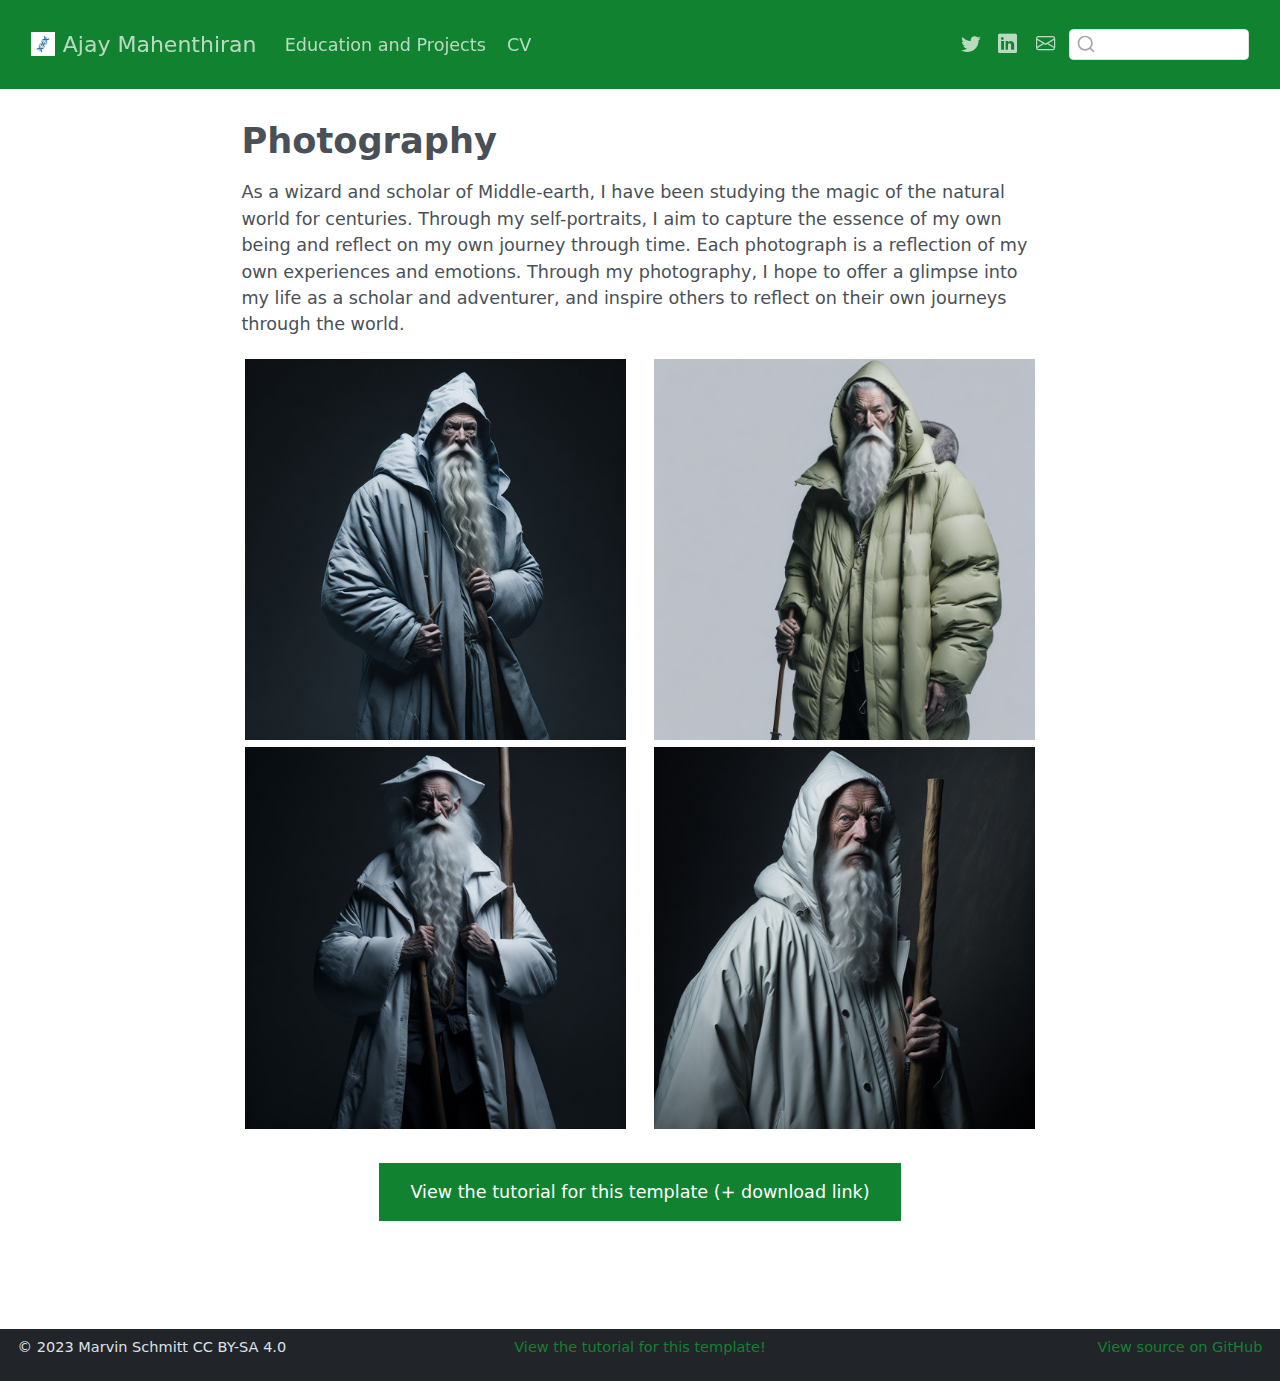
<file: quarto-website-template-main/docs/photography/index.html>
<!DOCTYPE html>
<html xmlns="http://www.w3.org/1999/xhtml" lang="en" xml:lang="en"><head>

<meta charset="utf-8">
<meta name="generator" content="quarto-1.5.57">

<meta name="viewport" content="width=device-width, initial-scale=1.0, user-scalable=yes">


<title>Photography – Ajay Mahenthiran</title>
<style>
code{white-space: pre-wrap;}
span.smallcaps{font-variant: small-caps;}
div.columns{display: flex; gap: min(4vw, 1.5em);}
div.column{flex: auto; overflow-x: auto;}
div.hanging-indent{margin-left: 1.5em; text-indent: -1.5em;}
ul.task-list{list-style: none;}
ul.task-list li input[type="checkbox"] {
  width: 0.8em;
  margin: 0 0.8em 0.2em -1em; /* quarto-specific, see https://github.com/quarto-dev/quarto-cli/issues/4556 */ 
  vertical-align: middle;
}
</style>


<script src="../site_libs/quarto-nav/quarto-nav.js"></script>
<script src="../site_libs/clipboard/clipboard.min.js"></script>
<script src="../site_libs/quarto-search/autocomplete.umd.js"></script>
<script src="../site_libs/quarto-search/fuse.min.js"></script>
<script src="../site_libs/quarto-search/quarto-search.js"></script>
<meta name="quarto:offset" content="../">
<link href="../img/DNA.jpg" rel="icon" type="image/jpeg">
<script src="../site_libs/quarto-html/quarto.js"></script>
<script src="../site_libs/quarto-html/popper.min.js"></script>
<script src="../site_libs/quarto-html/tippy.umd.min.js"></script>
<script src="../site_libs/quarto-html/anchor.min.js"></script>
<link href="../site_libs/quarto-html/tippy.css" rel="stylesheet">
<link href="../site_libs/quarto-html/quarto-syntax-highlighting.css" rel="stylesheet" id="quarto-text-highlighting-styles">
<script src="../site_libs/bootstrap/bootstrap.min.js"></script>
<link href="../site_libs/bootstrap/bootstrap-icons.css" rel="stylesheet">
<link href="../site_libs/bootstrap/bootstrap.min.css" rel="stylesheet" id="quarto-bootstrap" data-mode="light">
<script id="quarto-search-options" type="application/json">{
  "location": "navbar",
  "copy-button": false,
  "collapse-after": 3,
  "panel-placement": "end",
  "type": "textbox",
  "limit": 50,
  "keyboard-shortcut": [
    "f",
    "/",
    "s"
  ],
  "language": {
    "search-no-results-text": "No results",
    "search-matching-documents-text": "matching documents",
    "search-copy-link-title": "Copy link to search",
    "search-hide-matches-text": "Hide additional matches",
    "search-more-match-text": "more match in this document",
    "search-more-matches-text": "more matches in this document",
    "search-clear-button-title": "Clear",
    "search-text-placeholder": "",
    "search-detached-cancel-button-title": "Cancel",
    "search-submit-button-title": "Submit",
    "search-label": "Search"
  }
}</script>


</head>

<body class="nav-fixed fullcontent">

<div id="quarto-search-results"></div>
  <header id="quarto-header" class="headroom fixed-top">
    <nav class="navbar navbar-expand-lg " data-bs-theme="dark">
      <div class="navbar-container container-fluid">
      <div class="navbar-brand-container mx-auto">
    <a href="../index.html" class="navbar-brand navbar-brand-logo">
    <img src="../img/DNA.jpg" alt="" class="navbar-logo">
    </a>
    <a class="navbar-brand" href="../index.html">
    <span class="navbar-title">Ajay Mahenthiran</span>
    </a>
  </div>
            <div id="quarto-search" class="" title="Search"></div>
          <button class="navbar-toggler" type="button" data-bs-toggle="collapse" data-bs-target="#navbarCollapse" aria-controls="navbarCollapse" role="menu" aria-expanded="false" aria-label="Toggle navigation" onclick="if (window.quartoToggleHeadroom) { window.quartoToggleHeadroom(); }">
  <span class="navbar-toggler-icon"></span>
</button>
          <div class="collapse navbar-collapse" id="navbarCollapse">
            <ul class="navbar-nav navbar-nav-scroll me-auto">
  <li class="nav-item">
    <a class="nav-link" href="../projects/index.html"> 
<span class="menu-text">Education and Projects</span></a>
  </li>  
  <li class="nav-item">
    <a class="nav-link" href="../cv/index.html"> 
<span class="menu-text">CV</span></a>
  </li>  
</ul>
            <ul class="navbar-nav navbar-nav-scroll ms-auto">
  <li class="nav-item compact">
    <a class="nav-link" href="https://x.com/ajaymahenthira2"> <i class="bi bi-twitter" role="img">
</i> 
<span class="menu-text"></span></a>
  </li>  
  <li class="nav-item compact">
    <a class="nav-link" href="https://www.linkedin.com/in/ajay-mahenthiran-61b867262/"> <i class="bi bi-linkedin" role="img">
</i> 
<span class="menu-text"></span></a>
  </li>  
  <li class="nav-item compact">
    <a class="nav-link" href="mailto:akm165@case.edu"> <i class="bi bi-envelope" role="img" aria-label="email">
</i> 
<span class="menu-text"></span></a>
  </li>  
</ul>
          </div> <!-- /navcollapse -->
            <div class="quarto-navbar-tools">
</div>
      </div> <!-- /container-fluid -->
    </nav>
</header>
<!-- content -->
<div id="quarto-content" class="quarto-container page-columns page-rows-contents page-layout-article page-navbar">
<!-- sidebar -->
<!-- margin-sidebar -->
    
<!-- main -->
<main class="content" id="quarto-document-content">

<header id="title-block-header" class="quarto-title-block default">
<div class="quarto-title">
<h1 class="title">Photography</h1>
</div>



<div class="quarto-title-meta">

    
  
    
  </div>
  


</header>


<p>As a wizard and scholar of Middle-earth, I have been studying the magic of the natural world for centuries. Through my self-portraits, I aim to capture the essence of my own being and reflect on my own journey through time. Each photograph is a reflection of my own experiences and emotions. Through my photography, I hope to offer a glimpse into my life as a scholar and adventurer, and inspire others to reflect on their own journeys through the world.</p>
<div>

</div>
<div class="quarto-layout-panel" data-layout-ncol="2">
<div class="quarto-layout-row">
<div class="quarto-layout-cell" style="flex-basis: 50.0%;justify-content: center;">
<p><img src="gandalf_image_1.jpg" class="img-fluid"></p>
</div>
<div class="quarto-layout-cell" style="flex-basis: 50.0%;justify-content: center;">
<p><img src="gandalf_image_2.jpg" class="img-fluid"></p>
</div>
</div>
<div class="quarto-layout-row">
<div class="quarto-layout-cell" style="flex-basis: 50.0%;justify-content: center;">
<p><img src="gandalf_image_3.jpg" class="img-fluid"></p>
</div>
<div class="quarto-layout-cell" style="flex-basis: 50.0%;justify-content: center;">
<p><img src="gandalf_image_4.jpg" class="img-fluid"></p>
</div>
</div>
</div>
<div style="margin: 30px; text-align: center;">
<a class="btn btn-primary" href="https://www.marvinschmitt.com/blog/website-tutorial-quarto/" role="button" target="_blank" style="padding: 15px 30px;">View the tutorial for this template (+ download link)</a>
</div>



</main> <!-- /main -->
<script id="quarto-html-after-body" type="application/javascript">
window.document.addEventListener("DOMContentLoaded", function (event) {
  const toggleBodyColorMode = (bsSheetEl) => {
    const mode = bsSheetEl.getAttribute("data-mode");
    const bodyEl = window.document.querySelector("body");
    if (mode === "dark") {
      bodyEl.classList.add("quarto-dark");
      bodyEl.classList.remove("quarto-light");
    } else {
      bodyEl.classList.add("quarto-light");
      bodyEl.classList.remove("quarto-dark");
    }
  }
  const toggleBodyColorPrimary = () => {
    const bsSheetEl = window.document.querySelector("link#quarto-bootstrap");
    if (bsSheetEl) {
      toggleBodyColorMode(bsSheetEl);
    }
  }
  toggleBodyColorPrimary();  
  const icon = "";
  const anchorJS = new window.AnchorJS();
  anchorJS.options = {
    placement: 'right',
    icon: icon
  };
  anchorJS.add('.anchored');
  const isCodeAnnotation = (el) => {
    for (const clz of el.classList) {
      if (clz.startsWith('code-annotation-')) {                     
        return true;
      }
    }
    return false;
  }
  const onCopySuccess = function(e) {
    // button target
    const button = e.trigger;
    // don't keep focus
    button.blur();
    // flash "checked"
    button.classList.add('code-copy-button-checked');
    var currentTitle = button.getAttribute("title");
    button.setAttribute("title", "Copied!");
    let tooltip;
    if (window.bootstrap) {
      button.setAttribute("data-bs-toggle", "tooltip");
      button.setAttribute("data-bs-placement", "left");
      button.setAttribute("data-bs-title", "Copied!");
      tooltip = new bootstrap.Tooltip(button, 
        { trigger: "manual", 
          customClass: "code-copy-button-tooltip",
          offset: [0, -8]});
      tooltip.show();    
    }
    setTimeout(function() {
      if (tooltip) {
        tooltip.hide();
        button.removeAttribute("data-bs-title");
        button.removeAttribute("data-bs-toggle");
        button.removeAttribute("data-bs-placement");
      }
      button.setAttribute("title", currentTitle);
      button.classList.remove('code-copy-button-checked');
    }, 1000);
    // clear code selection
    e.clearSelection();
  }
  const getTextToCopy = function(trigger) {
      const codeEl = trigger.previousElementSibling.cloneNode(true);
      for (const childEl of codeEl.children) {
        if (isCodeAnnotation(childEl)) {
          childEl.remove();
        }
      }
      return codeEl.innerText;
  }
  const clipboard = new window.ClipboardJS('.code-copy-button:not([data-in-quarto-modal])', {
    text: getTextToCopy
  });
  clipboard.on('success', onCopySuccess);
  if (window.document.getElementById('quarto-embedded-source-code-modal')) {
    // For code content inside modals, clipBoardJS needs to be initialized with a container option
    // TODO: Check when it could be a function (https://github.com/zenorocha/clipboard.js/issues/860)
    const clipboardModal = new window.ClipboardJS('.code-copy-button[data-in-quarto-modal]', {
      text: getTextToCopy,
      container: window.document.getElementById('quarto-embedded-source-code-modal')
    });
    clipboardModal.on('success', onCopySuccess);
  }
    var localhostRegex = new RegExp(/^(?:http|https):\/\/localhost\:?[0-9]*\//);
    var mailtoRegex = new RegExp(/^mailto:/);
      var filterRegex = new RegExp('/' + window.location.host + '/');
    var isInternal = (href) => {
        return filterRegex.test(href) || localhostRegex.test(href) || mailtoRegex.test(href);
    }
    // Inspect non-navigation links and adorn them if external
 	var links = window.document.querySelectorAll('a[href]:not(.nav-link):not(.navbar-brand):not(.toc-action):not(.sidebar-link):not(.sidebar-item-toggle):not(.pagination-link):not(.no-external):not([aria-hidden]):not(.dropdown-item):not(.quarto-navigation-tool):not(.about-link)');
    for (var i=0; i<links.length; i++) {
      const link = links[i];
      if (!isInternal(link.href)) {
        // undo the damage that might have been done by quarto-nav.js in the case of
        // links that we want to consider external
        if (link.dataset.originalHref !== undefined) {
          link.href = link.dataset.originalHref;
        }
      }
    }
  function tippyHover(el, contentFn, onTriggerFn, onUntriggerFn) {
    const config = {
      allowHTML: true,
      maxWidth: 500,
      delay: 100,
      arrow: false,
      appendTo: function(el) {
          return el.parentElement;
      },
      interactive: true,
      interactiveBorder: 10,
      theme: 'quarto',
      placement: 'bottom-start',
    };
    if (contentFn) {
      config.content = contentFn;
    }
    if (onTriggerFn) {
      config.onTrigger = onTriggerFn;
    }
    if (onUntriggerFn) {
      config.onUntrigger = onUntriggerFn;
    }
    window.tippy(el, config); 
  }
  const noterefs = window.document.querySelectorAll('a[role="doc-noteref"]');
  for (var i=0; i<noterefs.length; i++) {
    const ref = noterefs[i];
    tippyHover(ref, function() {
      // use id or data attribute instead here
      let href = ref.getAttribute('data-footnote-href') || ref.getAttribute('href');
      try { href = new URL(href).hash; } catch {}
      const id = href.replace(/^#\/?/, "");
      const note = window.document.getElementById(id);
      if (note) {
        return note.innerHTML;
      } else {
        return "";
      }
    });
  }
  const xrefs = window.document.querySelectorAll('a.quarto-xref');
  const processXRef = (id, note) => {
    // Strip column container classes
    const stripColumnClz = (el) => {
      el.classList.remove("page-full", "page-columns");
      if (el.children) {
        for (const child of el.children) {
          stripColumnClz(child);
        }
      }
    }
    stripColumnClz(note)
    if (id === null || id.startsWith('sec-')) {
      // Special case sections, only their first couple elements
      const container = document.createElement("div");
      if (note.children && note.children.length > 2) {
        container.appendChild(note.children[0].cloneNode(true));
        for (let i = 1; i < note.children.length; i++) {
          const child = note.children[i];
          if (child.tagName === "P" && child.innerText === "") {
            continue;
          } else {
            container.appendChild(child.cloneNode(true));
            break;
          }
        }
        if (window.Quarto?.typesetMath) {
          window.Quarto.typesetMath(container);
        }
        return container.innerHTML
      } else {
        if (window.Quarto?.typesetMath) {
          window.Quarto.typesetMath(note);
        }
        return note.innerHTML;
      }
    } else {
      // Remove any anchor links if they are present
      const anchorLink = note.querySelector('a.anchorjs-link');
      if (anchorLink) {
        anchorLink.remove();
      }
      if (window.Quarto?.typesetMath) {
        window.Quarto.typesetMath(note);
      }
      // TODO in 1.5, we should make sure this works without a callout special case
      if (note.classList.contains("callout")) {
        return note.outerHTML;
      } else {
        return note.innerHTML;
      }
    }
  }
  for (var i=0; i<xrefs.length; i++) {
    const xref = xrefs[i];
    tippyHover(xref, undefined, function(instance) {
      instance.disable();
      let url = xref.getAttribute('href');
      let hash = undefined; 
      if (url.startsWith('#')) {
        hash = url;
      } else {
        try { hash = new URL(url).hash; } catch {}
      }
      if (hash) {
        const id = hash.replace(/^#\/?/, "");
        const note = window.document.getElementById(id);
        if (note !== null) {
          try {
            const html = processXRef(id, note.cloneNode(true));
            instance.setContent(html);
          } finally {
            instance.enable();
            instance.show();
          }
        } else {
          // See if we can fetch this
          fetch(url.split('#')[0])
          .then(res => res.text())
          .then(html => {
            const parser = new DOMParser();
            const htmlDoc = parser.parseFromString(html, "text/html");
            const note = htmlDoc.getElementById(id);
            if (note !== null) {
              const html = processXRef(id, note);
              instance.setContent(html);
            } 
          }).finally(() => {
            instance.enable();
            instance.show();
          });
        }
      } else {
        // See if we can fetch a full url (with no hash to target)
        // This is a special case and we should probably do some content thinning / targeting
        fetch(url)
        .then(res => res.text())
        .then(html => {
          const parser = new DOMParser();
          const htmlDoc = parser.parseFromString(html, "text/html");
          const note = htmlDoc.querySelector('main.content');
          if (note !== null) {
            // This should only happen for chapter cross references
            // (since there is no id in the URL)
            // remove the first header
            if (note.children.length > 0 && note.children[0].tagName === "HEADER") {
              note.children[0].remove();
            }
            const html = processXRef(null, note);
            instance.setContent(html);
          } 
        }).finally(() => {
          instance.enable();
          instance.show();
        });
      }
    }, function(instance) {
    });
  }
      let selectedAnnoteEl;
      const selectorForAnnotation = ( cell, annotation) => {
        let cellAttr = 'data-code-cell="' + cell + '"';
        let lineAttr = 'data-code-annotation="' +  annotation + '"';
        const selector = 'span[' + cellAttr + '][' + lineAttr + ']';
        return selector;
      }
      const selectCodeLines = (annoteEl) => {
        const doc = window.document;
        const targetCell = annoteEl.getAttribute("data-target-cell");
        const targetAnnotation = annoteEl.getAttribute("data-target-annotation");
        const annoteSpan = window.document.querySelector(selectorForAnnotation(targetCell, targetAnnotation));
        const lines = annoteSpan.getAttribute("data-code-lines").split(",");
        const lineIds = lines.map((line) => {
          return targetCell + "-" + line;
        })
        let top = null;
        let height = null;
        let parent = null;
        if (lineIds.length > 0) {
            //compute the position of the single el (top and bottom and make a div)
            const el = window.document.getElementById(lineIds[0]);
            top = el.offsetTop;
            height = el.offsetHeight;
            parent = el.parentElement.parentElement;
          if (lineIds.length > 1) {
            const lastEl = window.document.getElementById(lineIds[lineIds.length - 1]);
            const bottom = lastEl.offsetTop + lastEl.offsetHeight;
            height = bottom - top;
          }
          if (top !== null && height !== null && parent !== null) {
            // cook up a div (if necessary) and position it 
            let div = window.document.getElementById("code-annotation-line-highlight");
            if (div === null) {
              div = window.document.createElement("div");
              div.setAttribute("id", "code-annotation-line-highlight");
              div.style.position = 'absolute';
              parent.appendChild(div);
            }
            div.style.top = top - 2 + "px";
            div.style.height = height + 4 + "px";
            div.style.left = 0;
            let gutterDiv = window.document.getElementById("code-annotation-line-highlight-gutter");
            if (gutterDiv === null) {
              gutterDiv = window.document.createElement("div");
              gutterDiv.setAttribute("id", "code-annotation-line-highlight-gutter");
              gutterDiv.style.position = 'absolute';
              const codeCell = window.document.getElementById(targetCell);
              const gutter = codeCell.querySelector('.code-annotation-gutter');
              gutter.appendChild(gutterDiv);
            }
            gutterDiv.style.top = top - 2 + "px";
            gutterDiv.style.height = height + 4 + "px";
          }
          selectedAnnoteEl = annoteEl;
        }
      };
      const unselectCodeLines = () => {
        const elementsIds = ["code-annotation-line-highlight", "code-annotation-line-highlight-gutter"];
        elementsIds.forEach((elId) => {
          const div = window.document.getElementById(elId);
          if (div) {
            div.remove();
          }
        });
        selectedAnnoteEl = undefined;
      };
        // Handle positioning of the toggle
    window.addEventListener(
      "resize",
      throttle(() => {
        elRect = undefined;
        if (selectedAnnoteEl) {
          selectCodeLines(selectedAnnoteEl);
        }
      }, 10)
    );
    function throttle(fn, ms) {
    let throttle = false;
    let timer;
      return (...args) => {
        if(!throttle) { // first call gets through
            fn.apply(this, args);
            throttle = true;
        } else { // all the others get throttled
            if(timer) clearTimeout(timer); // cancel #2
            timer = setTimeout(() => {
              fn.apply(this, args);
              timer = throttle = false;
            }, ms);
        }
      };
    }
      // Attach click handler to the DT
      const annoteDls = window.document.querySelectorAll('dt[data-target-cell]');
      for (const annoteDlNode of annoteDls) {
        annoteDlNode.addEventListener('click', (event) => {
          const clickedEl = event.target;
          if (clickedEl !== selectedAnnoteEl) {
            unselectCodeLines();
            const activeEl = window.document.querySelector('dt[data-target-cell].code-annotation-active');
            if (activeEl) {
              activeEl.classList.remove('code-annotation-active');
            }
            selectCodeLines(clickedEl);
            clickedEl.classList.add('code-annotation-active');
          } else {
            // Unselect the line
            unselectCodeLines();
            clickedEl.classList.remove('code-annotation-active');
          }
        });
      }
  const findCites = (el) => {
    const parentEl = el.parentElement;
    if (parentEl) {
      const cites = parentEl.dataset.cites;
      if (cites) {
        return {
          el,
          cites: cites.split(' ')
        };
      } else {
        return findCites(el.parentElement)
      }
    } else {
      return undefined;
    }
  };
  var bibliorefs = window.document.querySelectorAll('a[role="doc-biblioref"]');
  for (var i=0; i<bibliorefs.length; i++) {
    const ref = bibliorefs[i];
    const citeInfo = findCites(ref);
    if (citeInfo) {
      tippyHover(citeInfo.el, function() {
        var popup = window.document.createElement('div');
        citeInfo.cites.forEach(function(cite) {
          var citeDiv = window.document.createElement('div');
          citeDiv.classList.add('hanging-indent');
          citeDiv.classList.add('csl-entry');
          var biblioDiv = window.document.getElementById('ref-' + cite);
          if (biblioDiv) {
            citeDiv.innerHTML = biblioDiv.innerHTML;
          }
          popup.appendChild(citeDiv);
        });
        return popup.innerHTML;
      });
    }
  }
});
</script>
</div> <!-- /content -->
<footer class="footer">
  <div class="nav-footer">
    <div class="nav-footer-left">
<p><span class="faux-block">© 2023 Marvin Schmitt CC BY-SA 4.0</span></p>
</div>   
    <div class="nav-footer-center">
<p><span class="faux-block"><a href="https://www.marvinschmitt.com/blog/website-tutorial-quarto/">View the tutorial for this template!</a></span></p>
</div>
    <div class="nav-footer-right">
<p><span class="faux-block"><a href="https://github.com/marvinschmitt/quarto-website-template/">View source on GitHub</a></span></p>
</div>
  </div>
</footer>




</body></html>
</file>
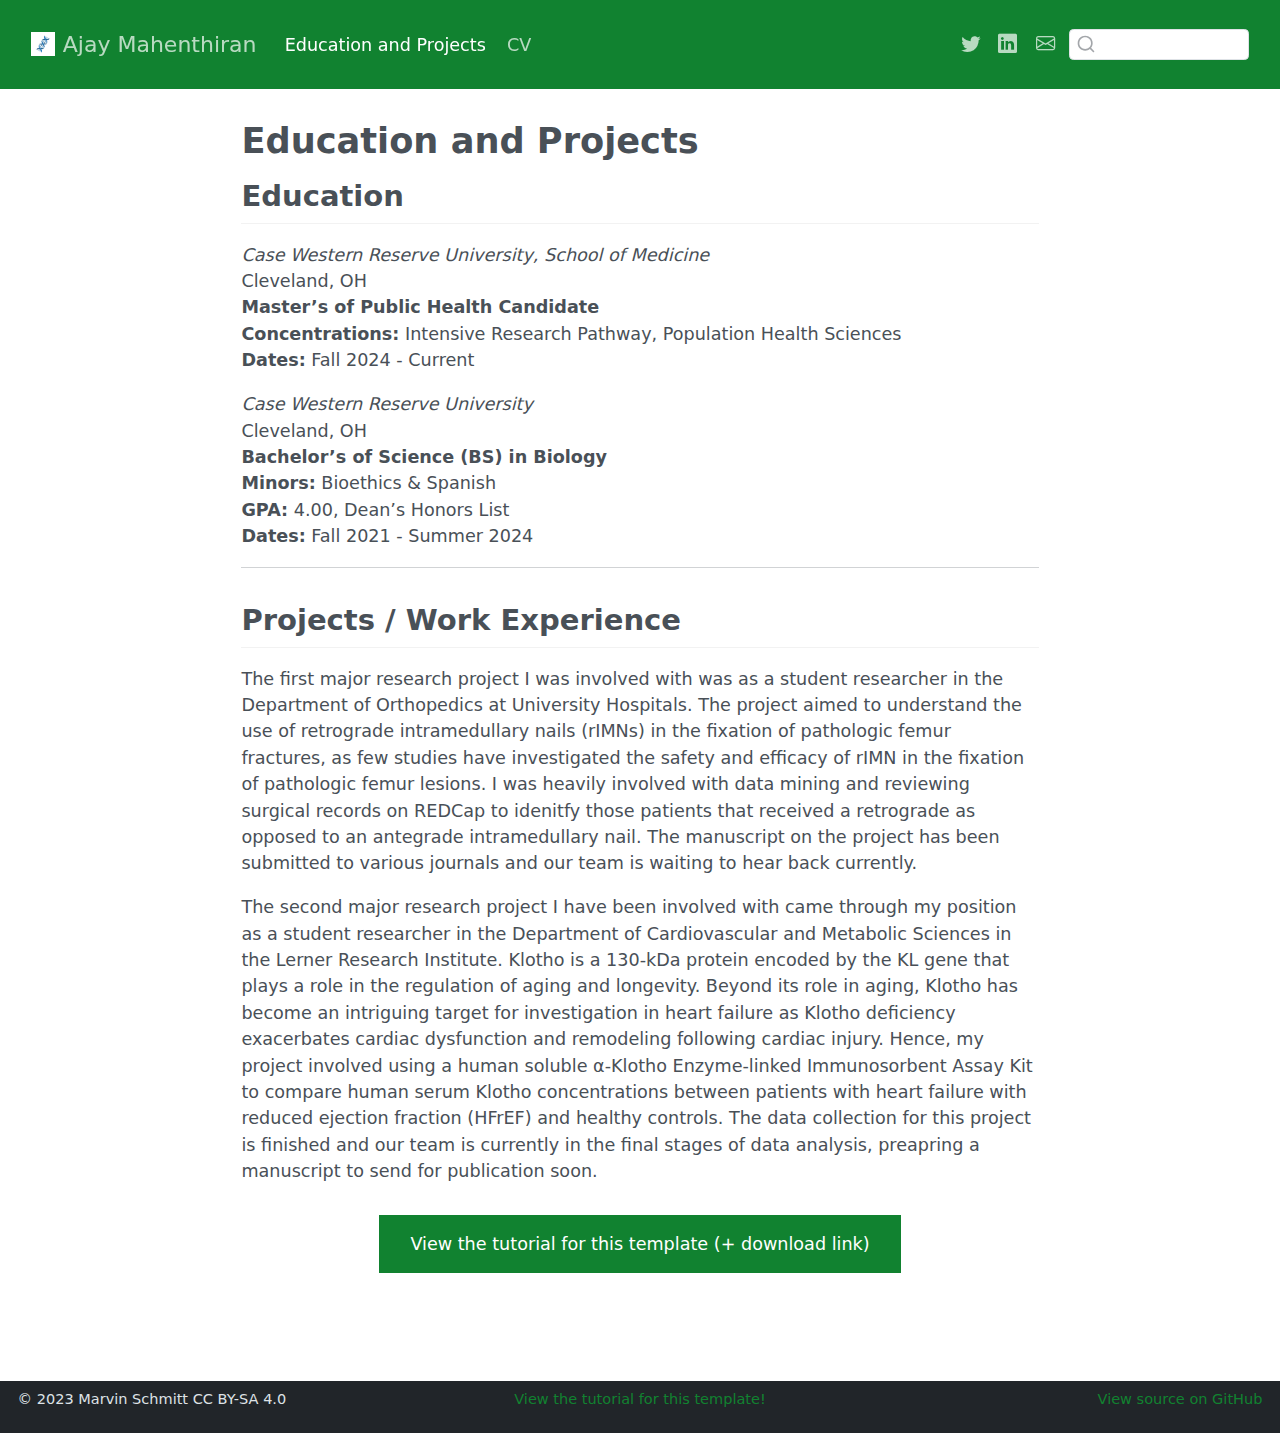
<file: quarto-website-template-main/docs/projects/index.html>
<!DOCTYPE html>
<html xmlns="http://www.w3.org/1999/xhtml" lang="en" xml:lang="en"><head>

<meta charset="utf-8">
<meta name="generator" content="quarto-1.5.57">

<meta name="viewport" content="width=device-width, initial-scale=1.0, user-scalable=yes">


<title>Education and Projects – Ajay Mahenthiran</title>
<style>
code{white-space: pre-wrap;}
span.smallcaps{font-variant: small-caps;}
div.columns{display: flex; gap: min(4vw, 1.5em);}
div.column{flex: auto; overflow-x: auto;}
div.hanging-indent{margin-left: 1.5em; text-indent: -1.5em;}
ul.task-list{list-style: none;}
ul.task-list li input[type="checkbox"] {
  width: 0.8em;
  margin: 0 0.8em 0.2em -1em; /* quarto-specific, see https://github.com/quarto-dev/quarto-cli/issues/4556 */ 
  vertical-align: middle;
}
</style>


<script src="../site_libs/quarto-nav/quarto-nav.js"></script>
<script src="../site_libs/clipboard/clipboard.min.js"></script>
<script src="../site_libs/quarto-search/autocomplete.umd.js"></script>
<script src="../site_libs/quarto-search/fuse.min.js"></script>
<script src="../site_libs/quarto-search/quarto-search.js"></script>
<meta name="quarto:offset" content="../">
<link href="../img/DNA.jpg" rel="icon" type="image/jpeg">
<script src="../site_libs/quarto-html/quarto.js"></script>
<script src="../site_libs/quarto-html/popper.min.js"></script>
<script src="../site_libs/quarto-html/tippy.umd.min.js"></script>
<script src="../site_libs/quarto-html/anchor.min.js"></script>
<link href="../site_libs/quarto-html/tippy.css" rel="stylesheet">
<link href="../site_libs/quarto-html/quarto-syntax-highlighting.css" rel="stylesheet" id="quarto-text-highlighting-styles">
<script src="../site_libs/bootstrap/bootstrap.min.js"></script>
<link href="../site_libs/bootstrap/bootstrap-icons.css" rel="stylesheet">
<link href="../site_libs/bootstrap/bootstrap.min.css" rel="stylesheet" id="quarto-bootstrap" data-mode="light">
<script id="quarto-search-options" type="application/json">{
  "location": "navbar",
  "copy-button": false,
  "collapse-after": 3,
  "panel-placement": "end",
  "type": "textbox",
  "limit": 50,
  "keyboard-shortcut": [
    "f",
    "/",
    "s"
  ],
  "language": {
    "search-no-results-text": "No results",
    "search-matching-documents-text": "matching documents",
    "search-copy-link-title": "Copy link to search",
    "search-hide-matches-text": "Hide additional matches",
    "search-more-match-text": "more match in this document",
    "search-more-matches-text": "more matches in this document",
    "search-clear-button-title": "Clear",
    "search-text-placeholder": "",
    "search-detached-cancel-button-title": "Cancel",
    "search-submit-button-title": "Submit",
    "search-label": "Search"
  }
}</script>


</head>

<body class="nav-fixed fullcontent">

<div id="quarto-search-results"></div>
  <header id="quarto-header" class="headroom fixed-top">
    <nav class="navbar navbar-expand-lg " data-bs-theme="dark">
      <div class="navbar-container container-fluid">
      <div class="navbar-brand-container mx-auto">
    <a href="../index.html" class="navbar-brand navbar-brand-logo">
    <img src="../img/DNA.jpg" alt="" class="navbar-logo">
    </a>
    <a class="navbar-brand" href="../index.html">
    <span class="navbar-title">Ajay Mahenthiran</span>
    </a>
  </div>
            <div id="quarto-search" class="" title="Search"></div>
          <button class="navbar-toggler" type="button" data-bs-toggle="collapse" data-bs-target="#navbarCollapse" aria-controls="navbarCollapse" role="menu" aria-expanded="false" aria-label="Toggle navigation" onclick="if (window.quartoToggleHeadroom) { window.quartoToggleHeadroom(); }">
  <span class="navbar-toggler-icon"></span>
</button>
          <div class="collapse navbar-collapse" id="navbarCollapse">
            <ul class="navbar-nav navbar-nav-scroll me-auto">
  <li class="nav-item">
    <a class="nav-link active" href="../projects/index.html" aria-current="page"> 
<span class="menu-text">Education and Projects</span></a>
  </li>  
  <li class="nav-item">
    <a class="nav-link" href="../cv/index.html"> 
<span class="menu-text">CV</span></a>
  </li>  
</ul>
            <ul class="navbar-nav navbar-nav-scroll ms-auto">
  <li class="nav-item compact">
    <a class="nav-link" href="https://x.com/ajaymahenthira2"> <i class="bi bi-twitter" role="img">
</i> 
<span class="menu-text"></span></a>
  </li>  
  <li class="nav-item compact">
    <a class="nav-link" href="https://www.linkedin.com/in/ajay-mahenthiran-61b867262/"> <i class="bi bi-linkedin" role="img">
</i> 
<span class="menu-text"></span></a>
  </li>  
  <li class="nav-item compact">
    <a class="nav-link" href="mailto:akm165@case.edu"> <i class="bi bi-envelope" role="img" aria-label="email">
</i> 
<span class="menu-text"></span></a>
  </li>  
</ul>
          </div> <!-- /navcollapse -->
            <div class="quarto-navbar-tools">
</div>
      </div> <!-- /container-fluid -->
    </nav>
</header>
<!-- content -->
<div id="quarto-content" class="quarto-container page-columns page-rows-contents page-layout-article page-navbar">
<!-- sidebar -->
<!-- margin-sidebar -->
    
<!-- main -->
<main class="content" id="quarto-document-content">

<header id="title-block-header" class="quarto-title-block default">
<div class="quarto-title">
<h1 class="title">Education and Projects</h1>
</div>



<div class="quarto-title-meta">

    
  
    
  </div>
  


</header>


<section id="education" class="level2">
<h2 class="anchored" data-anchor-id="education">Education</h2>
<p><em>Case Western Reserve University, School of Medicine</em><br>
Cleveland, OH<br>
<strong>Master’s of Public Health Candidate</strong><br>
<strong>Concentrations:</strong> Intensive Research Pathway, Population Health Sciences<br>
<strong>Dates:</strong> Fall 2024 - Current</p>
<p><em>Case Western Reserve University</em><br>
Cleveland, OH<br>
<strong>Bachelor’s of Science (BS) in Biology</strong><br>
<strong>Minors:</strong> Bioethics &amp; Spanish<br>
<strong>GPA:</strong> 4.00, Dean’s Honors List<br>
<strong>Dates:</strong> Fall 2021 - Summer 2024</p>
<hr>
</section>
<section id="projects-work-experience" class="level2">
<h2 class="anchored" data-anchor-id="projects-work-experience">Projects / Work Experience</h2>
<p>The first major research project I was involved with was as a student researcher in the Department of Orthopedics at University Hospitals. The project aimed to understand the use of retrograde intramedullary nails (rIMNs) in the fixation of pathologic femur fractures, as few studies have investigated the safety and efficacy of rIMN in the fixation of pathologic femur lesions. I was heavily involved with data mining and reviewing surgical records on REDCap to idenitfy those patients that received a retrograde as opposed to an antegrade intramedullary nail. The manuscript on the project has been submitted to various journals and our team is waiting to hear back currently.</p>
<p>The second major research project I have been involved with came through my position as a student researcher in the Department of Cardiovascular and Metabolic Sciences in the Lerner Research Institute. Klotho is a 130-kDa protein encoded by the KL gene that plays a role in the regulation of aging and longevity. Beyond its role in aging, Klotho has become an intriguing target for investigation in heart failure as Klotho deficiency exacerbates cardiac dysfunction and remodeling following cardiac injury. Hence, my project involved using a human soluble α-Klotho Enzyme-linked Immunosorbent Assay Kit to compare human serum Klotho concentrations between patients with heart failure with reduced ejection fraction (HFrEF) and healthy controls. The data collection for this project is finished and our team is currently in the final stages of data analysis, preapring a manuscript to send for publication soon.</p>
<div style="margin: 30px; text-align: center;">
<a class="btn btn-primary" href="https://www.marvinschmitt.com/blog/website-tutorial-quarto/" role="button" target="_blank" style="padding: 15px 30px;">View the tutorial for this template (+ download link)</a>
</div>


</section>

</main> <!-- /main -->
<script id="quarto-html-after-body" type="application/javascript">
window.document.addEventListener("DOMContentLoaded", function (event) {
  const toggleBodyColorMode = (bsSheetEl) => {
    const mode = bsSheetEl.getAttribute("data-mode");
    const bodyEl = window.document.querySelector("body");
    if (mode === "dark") {
      bodyEl.classList.add("quarto-dark");
      bodyEl.classList.remove("quarto-light");
    } else {
      bodyEl.classList.add("quarto-light");
      bodyEl.classList.remove("quarto-dark");
    }
  }
  const toggleBodyColorPrimary = () => {
    const bsSheetEl = window.document.querySelector("link#quarto-bootstrap");
    if (bsSheetEl) {
      toggleBodyColorMode(bsSheetEl);
    }
  }
  toggleBodyColorPrimary();  
  const icon = "";
  const anchorJS = new window.AnchorJS();
  anchorJS.options = {
    placement: 'right',
    icon: icon
  };
  anchorJS.add('.anchored');
  const isCodeAnnotation = (el) => {
    for (const clz of el.classList) {
      if (clz.startsWith('code-annotation-')) {                     
        return true;
      }
    }
    return false;
  }
  const onCopySuccess = function(e) {
    // button target
    const button = e.trigger;
    // don't keep focus
    button.blur();
    // flash "checked"
    button.classList.add('code-copy-button-checked');
    var currentTitle = button.getAttribute("title");
    button.setAttribute("title", "Copied!");
    let tooltip;
    if (window.bootstrap) {
      button.setAttribute("data-bs-toggle", "tooltip");
      button.setAttribute("data-bs-placement", "left");
      button.setAttribute("data-bs-title", "Copied!");
      tooltip = new bootstrap.Tooltip(button, 
        { trigger: "manual", 
          customClass: "code-copy-button-tooltip",
          offset: [0, -8]});
      tooltip.show();    
    }
    setTimeout(function() {
      if (tooltip) {
        tooltip.hide();
        button.removeAttribute("data-bs-title");
        button.removeAttribute("data-bs-toggle");
        button.removeAttribute("data-bs-placement");
      }
      button.setAttribute("title", currentTitle);
      button.classList.remove('code-copy-button-checked');
    }, 1000);
    // clear code selection
    e.clearSelection();
  }
  const getTextToCopy = function(trigger) {
      const codeEl = trigger.previousElementSibling.cloneNode(true);
      for (const childEl of codeEl.children) {
        if (isCodeAnnotation(childEl)) {
          childEl.remove();
        }
      }
      return codeEl.innerText;
  }
  const clipboard = new window.ClipboardJS('.code-copy-button:not([data-in-quarto-modal])', {
    text: getTextToCopy
  });
  clipboard.on('success', onCopySuccess);
  if (window.document.getElementById('quarto-embedded-source-code-modal')) {
    // For code content inside modals, clipBoardJS needs to be initialized with a container option
    // TODO: Check when it could be a function (https://github.com/zenorocha/clipboard.js/issues/860)
    const clipboardModal = new window.ClipboardJS('.code-copy-button[data-in-quarto-modal]', {
      text: getTextToCopy,
      container: window.document.getElementById('quarto-embedded-source-code-modal')
    });
    clipboardModal.on('success', onCopySuccess);
  }
    var localhostRegex = new RegExp(/^(?:http|https):\/\/localhost\:?[0-9]*\//);
    var mailtoRegex = new RegExp(/^mailto:/);
      var filterRegex = new RegExp('/' + window.location.host + '/');
    var isInternal = (href) => {
        return filterRegex.test(href) || localhostRegex.test(href) || mailtoRegex.test(href);
    }
    // Inspect non-navigation links and adorn them if external
 	var links = window.document.querySelectorAll('a[href]:not(.nav-link):not(.navbar-brand):not(.toc-action):not(.sidebar-link):not(.sidebar-item-toggle):not(.pagination-link):not(.no-external):not([aria-hidden]):not(.dropdown-item):not(.quarto-navigation-tool):not(.about-link)');
    for (var i=0; i<links.length; i++) {
      const link = links[i];
      if (!isInternal(link.href)) {
        // undo the damage that might have been done by quarto-nav.js in the case of
        // links that we want to consider external
        if (link.dataset.originalHref !== undefined) {
          link.href = link.dataset.originalHref;
        }
      }
    }
  function tippyHover(el, contentFn, onTriggerFn, onUntriggerFn) {
    const config = {
      allowHTML: true,
      maxWidth: 500,
      delay: 100,
      arrow: false,
      appendTo: function(el) {
          return el.parentElement;
      },
      interactive: true,
      interactiveBorder: 10,
      theme: 'quarto',
      placement: 'bottom-start',
    };
    if (contentFn) {
      config.content = contentFn;
    }
    if (onTriggerFn) {
      config.onTrigger = onTriggerFn;
    }
    if (onUntriggerFn) {
      config.onUntrigger = onUntriggerFn;
    }
    window.tippy(el, config); 
  }
  const noterefs = window.document.querySelectorAll('a[role="doc-noteref"]');
  for (var i=0; i<noterefs.length; i++) {
    const ref = noterefs[i];
    tippyHover(ref, function() {
      // use id or data attribute instead here
      let href = ref.getAttribute('data-footnote-href') || ref.getAttribute('href');
      try { href = new URL(href).hash; } catch {}
      const id = href.replace(/^#\/?/, "");
      const note = window.document.getElementById(id);
      if (note) {
        return note.innerHTML;
      } else {
        return "";
      }
    });
  }
  const xrefs = window.document.querySelectorAll('a.quarto-xref');
  const processXRef = (id, note) => {
    // Strip column container classes
    const stripColumnClz = (el) => {
      el.classList.remove("page-full", "page-columns");
      if (el.children) {
        for (const child of el.children) {
          stripColumnClz(child);
        }
      }
    }
    stripColumnClz(note)
    if (id === null || id.startsWith('sec-')) {
      // Special case sections, only their first couple elements
      const container = document.createElement("div");
      if (note.children && note.children.length > 2) {
        container.appendChild(note.children[0].cloneNode(true));
        for (let i = 1; i < note.children.length; i++) {
          const child = note.children[i];
          if (child.tagName === "P" && child.innerText === "") {
            continue;
          } else {
            container.appendChild(child.cloneNode(true));
            break;
          }
        }
        if (window.Quarto?.typesetMath) {
          window.Quarto.typesetMath(container);
        }
        return container.innerHTML
      } else {
        if (window.Quarto?.typesetMath) {
          window.Quarto.typesetMath(note);
        }
        return note.innerHTML;
      }
    } else {
      // Remove any anchor links if they are present
      const anchorLink = note.querySelector('a.anchorjs-link');
      if (anchorLink) {
        anchorLink.remove();
      }
      if (window.Quarto?.typesetMath) {
        window.Quarto.typesetMath(note);
      }
      // TODO in 1.5, we should make sure this works without a callout special case
      if (note.classList.contains("callout")) {
        return note.outerHTML;
      } else {
        return note.innerHTML;
      }
    }
  }
  for (var i=0; i<xrefs.length; i++) {
    const xref = xrefs[i];
    tippyHover(xref, undefined, function(instance) {
      instance.disable();
      let url = xref.getAttribute('href');
      let hash = undefined; 
      if (url.startsWith('#')) {
        hash = url;
      } else {
        try { hash = new URL(url).hash; } catch {}
      }
      if (hash) {
        const id = hash.replace(/^#\/?/, "");
        const note = window.document.getElementById(id);
        if (note !== null) {
          try {
            const html = processXRef(id, note.cloneNode(true));
            instance.setContent(html);
          } finally {
            instance.enable();
            instance.show();
          }
        } else {
          // See if we can fetch this
          fetch(url.split('#')[0])
          .then(res => res.text())
          .then(html => {
            const parser = new DOMParser();
            const htmlDoc = parser.parseFromString(html, "text/html");
            const note = htmlDoc.getElementById(id);
            if (note !== null) {
              const html = processXRef(id, note);
              instance.setContent(html);
            } 
          }).finally(() => {
            instance.enable();
            instance.show();
          });
        }
      } else {
        // See if we can fetch a full url (with no hash to target)
        // This is a special case and we should probably do some content thinning / targeting
        fetch(url)
        .then(res => res.text())
        .then(html => {
          const parser = new DOMParser();
          const htmlDoc = parser.parseFromString(html, "text/html");
          const note = htmlDoc.querySelector('main.content');
          if (note !== null) {
            // This should only happen for chapter cross references
            // (since there is no id in the URL)
            // remove the first header
            if (note.children.length > 0 && note.children[0].tagName === "HEADER") {
              note.children[0].remove();
            }
            const html = processXRef(null, note);
            instance.setContent(html);
          } 
        }).finally(() => {
          instance.enable();
          instance.show();
        });
      }
    }, function(instance) {
    });
  }
      let selectedAnnoteEl;
      const selectorForAnnotation = ( cell, annotation) => {
        let cellAttr = 'data-code-cell="' + cell + '"';
        let lineAttr = 'data-code-annotation="' +  annotation + '"';
        const selector = 'span[' + cellAttr + '][' + lineAttr + ']';
        return selector;
      }
      const selectCodeLines = (annoteEl) => {
        const doc = window.document;
        const targetCell = annoteEl.getAttribute("data-target-cell");
        const targetAnnotation = annoteEl.getAttribute("data-target-annotation");
        const annoteSpan = window.document.querySelector(selectorForAnnotation(targetCell, targetAnnotation));
        const lines = annoteSpan.getAttribute("data-code-lines").split(",");
        const lineIds = lines.map((line) => {
          return targetCell + "-" + line;
        })
        let top = null;
        let height = null;
        let parent = null;
        if (lineIds.length > 0) {
            //compute the position of the single el (top and bottom and make a div)
            const el = window.document.getElementById(lineIds[0]);
            top = el.offsetTop;
            height = el.offsetHeight;
            parent = el.parentElement.parentElement;
          if (lineIds.length > 1) {
            const lastEl = window.document.getElementById(lineIds[lineIds.length - 1]);
            const bottom = lastEl.offsetTop + lastEl.offsetHeight;
            height = bottom - top;
          }
          if (top !== null && height !== null && parent !== null) {
            // cook up a div (if necessary) and position it 
            let div = window.document.getElementById("code-annotation-line-highlight");
            if (div === null) {
              div = window.document.createElement("div");
              div.setAttribute("id", "code-annotation-line-highlight");
              div.style.position = 'absolute';
              parent.appendChild(div);
            }
            div.style.top = top - 2 + "px";
            div.style.height = height + 4 + "px";
            div.style.left = 0;
            let gutterDiv = window.document.getElementById("code-annotation-line-highlight-gutter");
            if (gutterDiv === null) {
              gutterDiv = window.document.createElement("div");
              gutterDiv.setAttribute("id", "code-annotation-line-highlight-gutter");
              gutterDiv.style.position = 'absolute';
              const codeCell = window.document.getElementById(targetCell);
              const gutter = codeCell.querySelector('.code-annotation-gutter');
              gutter.appendChild(gutterDiv);
            }
            gutterDiv.style.top = top - 2 + "px";
            gutterDiv.style.height = height + 4 + "px";
          }
          selectedAnnoteEl = annoteEl;
        }
      };
      const unselectCodeLines = () => {
        const elementsIds = ["code-annotation-line-highlight", "code-annotation-line-highlight-gutter"];
        elementsIds.forEach((elId) => {
          const div = window.document.getElementById(elId);
          if (div) {
            div.remove();
          }
        });
        selectedAnnoteEl = undefined;
      };
        // Handle positioning of the toggle
    window.addEventListener(
      "resize",
      throttle(() => {
        elRect = undefined;
        if (selectedAnnoteEl) {
          selectCodeLines(selectedAnnoteEl);
        }
      }, 10)
    );
    function throttle(fn, ms) {
    let throttle = false;
    let timer;
      return (...args) => {
        if(!throttle) { // first call gets through
            fn.apply(this, args);
            throttle = true;
        } else { // all the others get throttled
            if(timer) clearTimeout(timer); // cancel #2
            timer = setTimeout(() => {
              fn.apply(this, args);
              timer = throttle = false;
            }, ms);
        }
      };
    }
      // Attach click handler to the DT
      const annoteDls = window.document.querySelectorAll('dt[data-target-cell]');
      for (const annoteDlNode of annoteDls) {
        annoteDlNode.addEventListener('click', (event) => {
          const clickedEl = event.target;
          if (clickedEl !== selectedAnnoteEl) {
            unselectCodeLines();
            const activeEl = window.document.querySelector('dt[data-target-cell].code-annotation-active');
            if (activeEl) {
              activeEl.classList.remove('code-annotation-active');
            }
            selectCodeLines(clickedEl);
            clickedEl.classList.add('code-annotation-active');
          } else {
            // Unselect the line
            unselectCodeLines();
            clickedEl.classList.remove('code-annotation-active');
          }
        });
      }
  const findCites = (el) => {
    const parentEl = el.parentElement;
    if (parentEl) {
      const cites = parentEl.dataset.cites;
      if (cites) {
        return {
          el,
          cites: cites.split(' ')
        };
      } else {
        return findCites(el.parentElement)
      }
    } else {
      return undefined;
    }
  };
  var bibliorefs = window.document.querySelectorAll('a[role="doc-biblioref"]');
  for (var i=0; i<bibliorefs.length; i++) {
    const ref = bibliorefs[i];
    const citeInfo = findCites(ref);
    if (citeInfo) {
      tippyHover(citeInfo.el, function() {
        var popup = window.document.createElement('div');
        citeInfo.cites.forEach(function(cite) {
          var citeDiv = window.document.createElement('div');
          citeDiv.classList.add('hanging-indent');
          citeDiv.classList.add('csl-entry');
          var biblioDiv = window.document.getElementById('ref-' + cite);
          if (biblioDiv) {
            citeDiv.innerHTML = biblioDiv.innerHTML;
          }
          popup.appendChild(citeDiv);
        });
        return popup.innerHTML;
      });
    }
  }
});
</script>
</div> <!-- /content -->
<footer class="footer">
  <div class="nav-footer">
    <div class="nav-footer-left">
<p><span class="faux-block">© 2023 Marvin Schmitt CC BY-SA 4.0</span></p>
</div>   
    <div class="nav-footer-center">
<p><span class="faux-block"><a href="https://www.marvinschmitt.com/blog/website-tutorial-quarto/">View the tutorial for this template!</a></span></p>
</div>
    <div class="nav-footer-right">
<p><span class="faux-block"><a href="https://github.com/marvinschmitt/quarto-website-template/">View source on GitHub</a></span></p>
</div>
  </div>
</footer>




</body></html>
</file>
<file: quarto-website-template-main/docs/site_libs/quarto-html/tippy.css>
.tippy-box[data-animation=fade][data-state=hidden]{opacity:0}[data-tippy-root]{max-width:calc(100vw - 10px)}.tippy-box{position:relative;background-color:#333;color:#fff;border-radius:4px;font-size:14px;line-height:1.4;white-space:normal;outline:0;transition-property:transform,visibility,opacity}.tippy-box[data-placement^=top]>.tippy-arrow{bottom:0}.tippy-box[data-placement^=top]>.tippy-arrow:before{bottom:-7px;left:0;border-width:8px 8px 0;border-top-color:initial;transform-origin:center top}.tippy-box[data-placement^=bottom]>.tippy-arrow{top:0}.tippy-box[data-placement^=bottom]>.tippy-arrow:before{top:-7px;left:0;border-width:0 8px 8px;border-bottom-color:initial;transform-origin:center bottom}.tippy-box[data-placement^=left]>.tippy-arrow{right:0}.tippy-box[data-placement^=left]>.tippy-arrow:before{border-width:8px 0 8px 8px;border-left-color:initial;right:-7px;transform-origin:center left}.tippy-box[data-placement^=right]>.tippy-arrow{left:0}.tippy-box[data-placement^=right]>.tippy-arrow:before{left:-7px;border-width:8px 8px 8px 0;border-right-color:initial;transform-origin:center right}.tippy-box[data-inertia][data-state=visible]{transition-timing-function:cubic-bezier(.54,1.5,.38,1.11)}.tippy-arrow{width:16px;height:16px;color:#333}.tippy-arrow:before{content:"";position:absolute;border-color:transparent;border-style:solid}.tippy-content{position:relative;padding:5px 9px;z-index:1}
</file>
<file: quarto-website-template-main/docs/site_libs/quarto-html/quarto-syntax-highlighting.css>
/* quarto syntax highlight colors */
:root {
  --quarto-hl-ot-color: #003B4F;
  --quarto-hl-at-color: #657422;
  --quarto-hl-ss-color: #20794D;
  --quarto-hl-an-color: #5E5E5E;
  --quarto-hl-fu-color: #4758AB;
  --quarto-hl-st-color: #20794D;
  --quarto-hl-cf-color: #003B4F;
  --quarto-hl-op-color: #5E5E5E;
  --quarto-hl-er-color: #AD0000;
  --quarto-hl-bn-color: #AD0000;
  --quarto-hl-al-color: #AD0000;
  --quarto-hl-va-color: #111111;
  --quarto-hl-bu-color: inherit;
  --quarto-hl-ex-color: inherit;
  --quarto-hl-pp-color: #AD0000;
  --quarto-hl-in-color: #5E5E5E;
  --quarto-hl-vs-color: #20794D;
  --quarto-hl-wa-color: #5E5E5E;
  --quarto-hl-do-color: #5E5E5E;
  --quarto-hl-im-color: #00769E;
  --quarto-hl-ch-color: #20794D;
  --quarto-hl-dt-color: #AD0000;
  --quarto-hl-fl-color: #AD0000;
  --quarto-hl-co-color: #5E5E5E;
  --quarto-hl-cv-color: #5E5E5E;
  --quarto-hl-cn-color: #8f5902;
  --quarto-hl-sc-color: #5E5E5E;
  --quarto-hl-dv-color: #AD0000;
  --quarto-hl-kw-color: #003B4F;
}

/* other quarto variables */
:root {
  --quarto-font-monospace: SFMono-Regular, Menlo, Monaco, Consolas, "Liberation Mono", "Courier New", monospace;
}

pre > code.sourceCode > span {
  color: #003B4F;
}

code span {
  color: #003B4F;
}

code.sourceCode > span {
  color: #003B4F;
}

div.sourceCode,
div.sourceCode pre.sourceCode {
  color: #003B4F;
}

code span.ot {
  color: #003B4F;
  font-style: inherit;
}

code span.at {
  color: #657422;
  font-style: inherit;
}

code span.ss {
  color: #20794D;
  font-style: inherit;
}

code span.an {
  color: #5E5E5E;
  font-style: inherit;
}

code span.fu {
  color: #4758AB;
  font-style: inherit;
}

code span.st {
  color: #20794D;
  font-style: inherit;
}

code span.cf {
  color: #003B4F;
  font-weight: bold;
  font-style: inherit;
}

code span.op {
  color: #5E5E5E;
  font-style: inherit;
}

code span.er {
  color: #AD0000;
  font-style: inherit;
}

code span.bn {
  color: #AD0000;
  font-style: inherit;
}

code span.al {
  color: #AD0000;
  font-style: inherit;
}

code span.va {
  color: #111111;
  font-style: inherit;
}

code span.bu {
  font-style: inherit;
}

code span.ex {
  font-style: inherit;
}

code span.pp {
  color: #AD0000;
  font-style: inherit;
}

code span.in {
  color: #5E5E5E;
  font-style: inherit;
}

code span.vs {
  color: #20794D;
  font-style: inherit;
}

code span.wa {
  color: #5E5E5E;
  font-style: italic;
}

code span.do {
  color: #5E5E5E;
  font-style: italic;
}

code span.im {
  color: #00769E;
  font-style: inherit;
}

code span.ch {
  color: #20794D;
  font-style: inherit;
}

code span.dt {
  color: #AD0000;
  font-style: inherit;
}

code span.fl {
  color: #AD0000;
  font-style: inherit;
}

code span.co {
  color: #5E5E5E;
  font-style: inherit;
}

code span.cv {
  color: #5E5E5E;
  font-style: italic;
}

code span.cn {
  color: #8f5902;
  font-style: inherit;
}

code span.sc {
  color: #5E5E5E;
  font-style: inherit;
}

code span.dv {
  color: #AD0000;
  font-style: inherit;
}

code span.kw {
  color: #003B4F;
  font-weight: bold;
  font-style: inherit;
}

.prevent-inlining {
  content: "</";
}

/*# sourceMappingURL=debc5d5d77c3f9108843748ff7464032.css.map */
</file>
